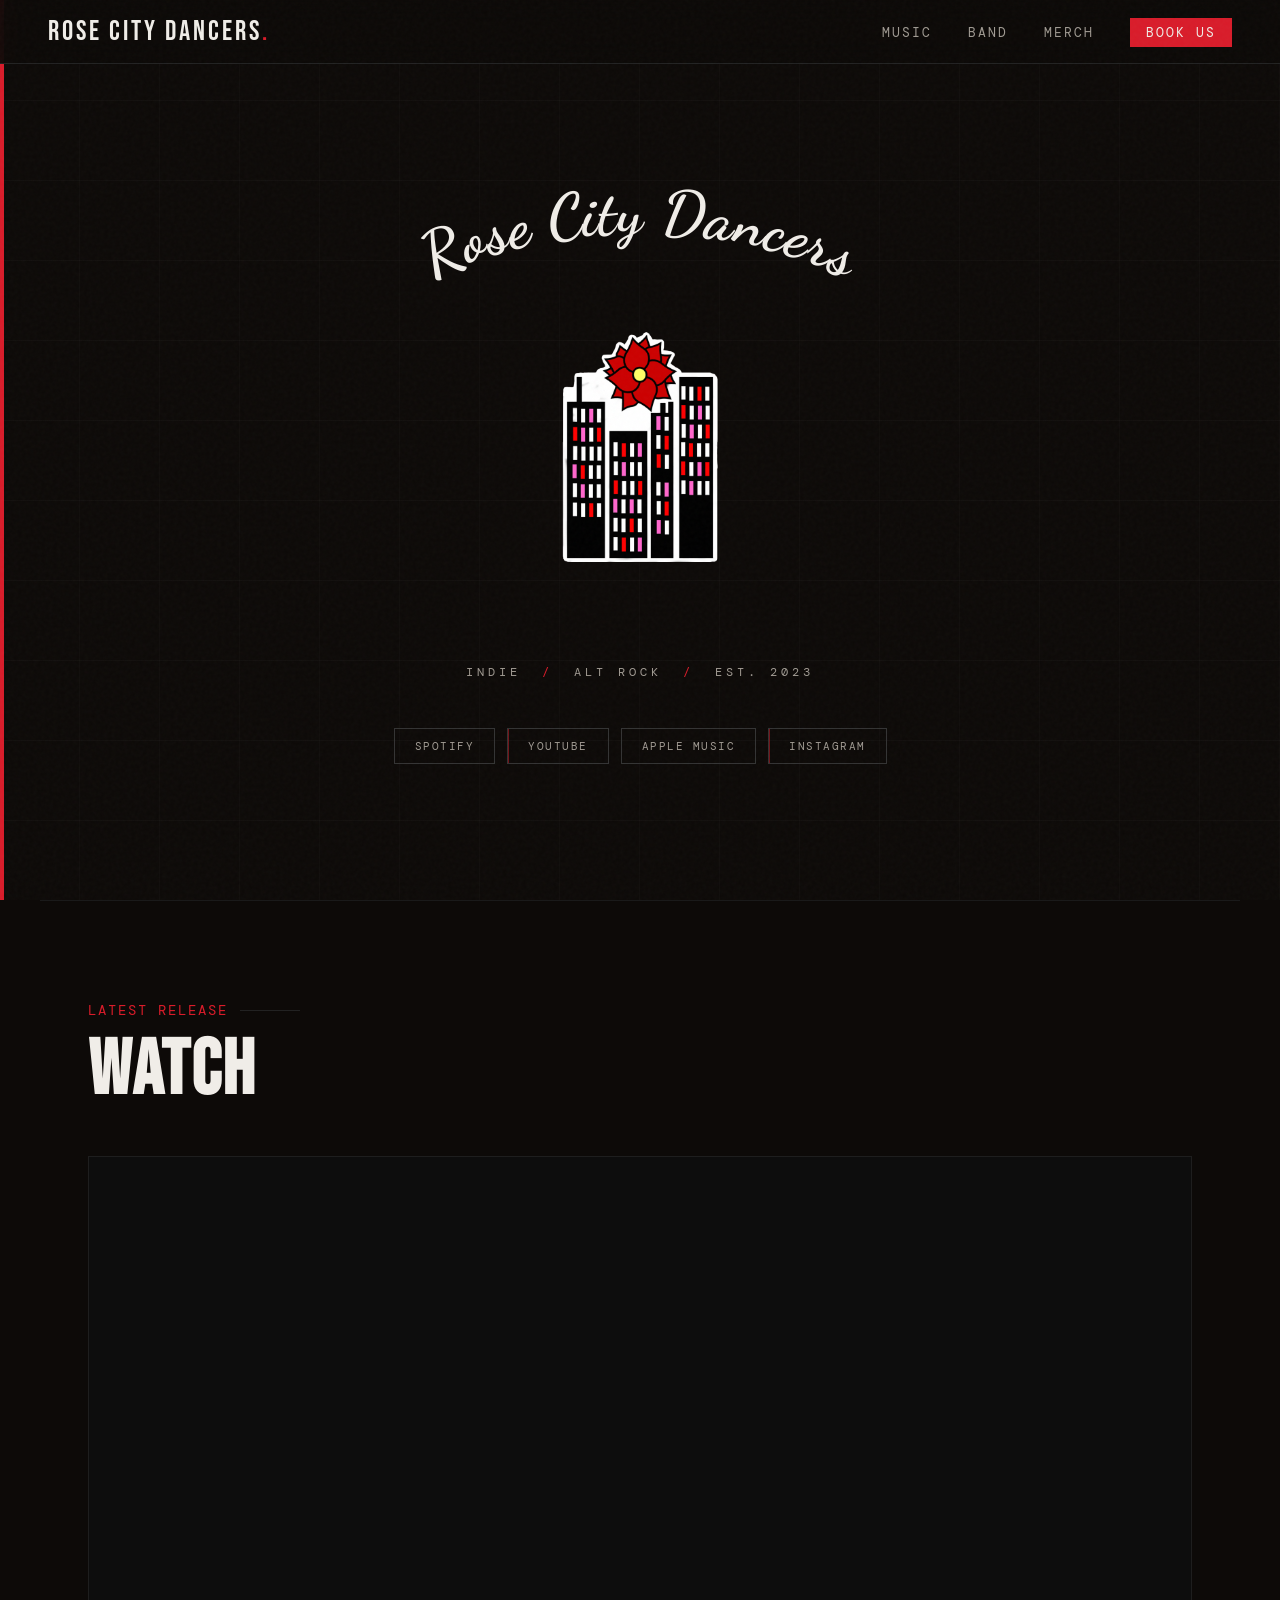
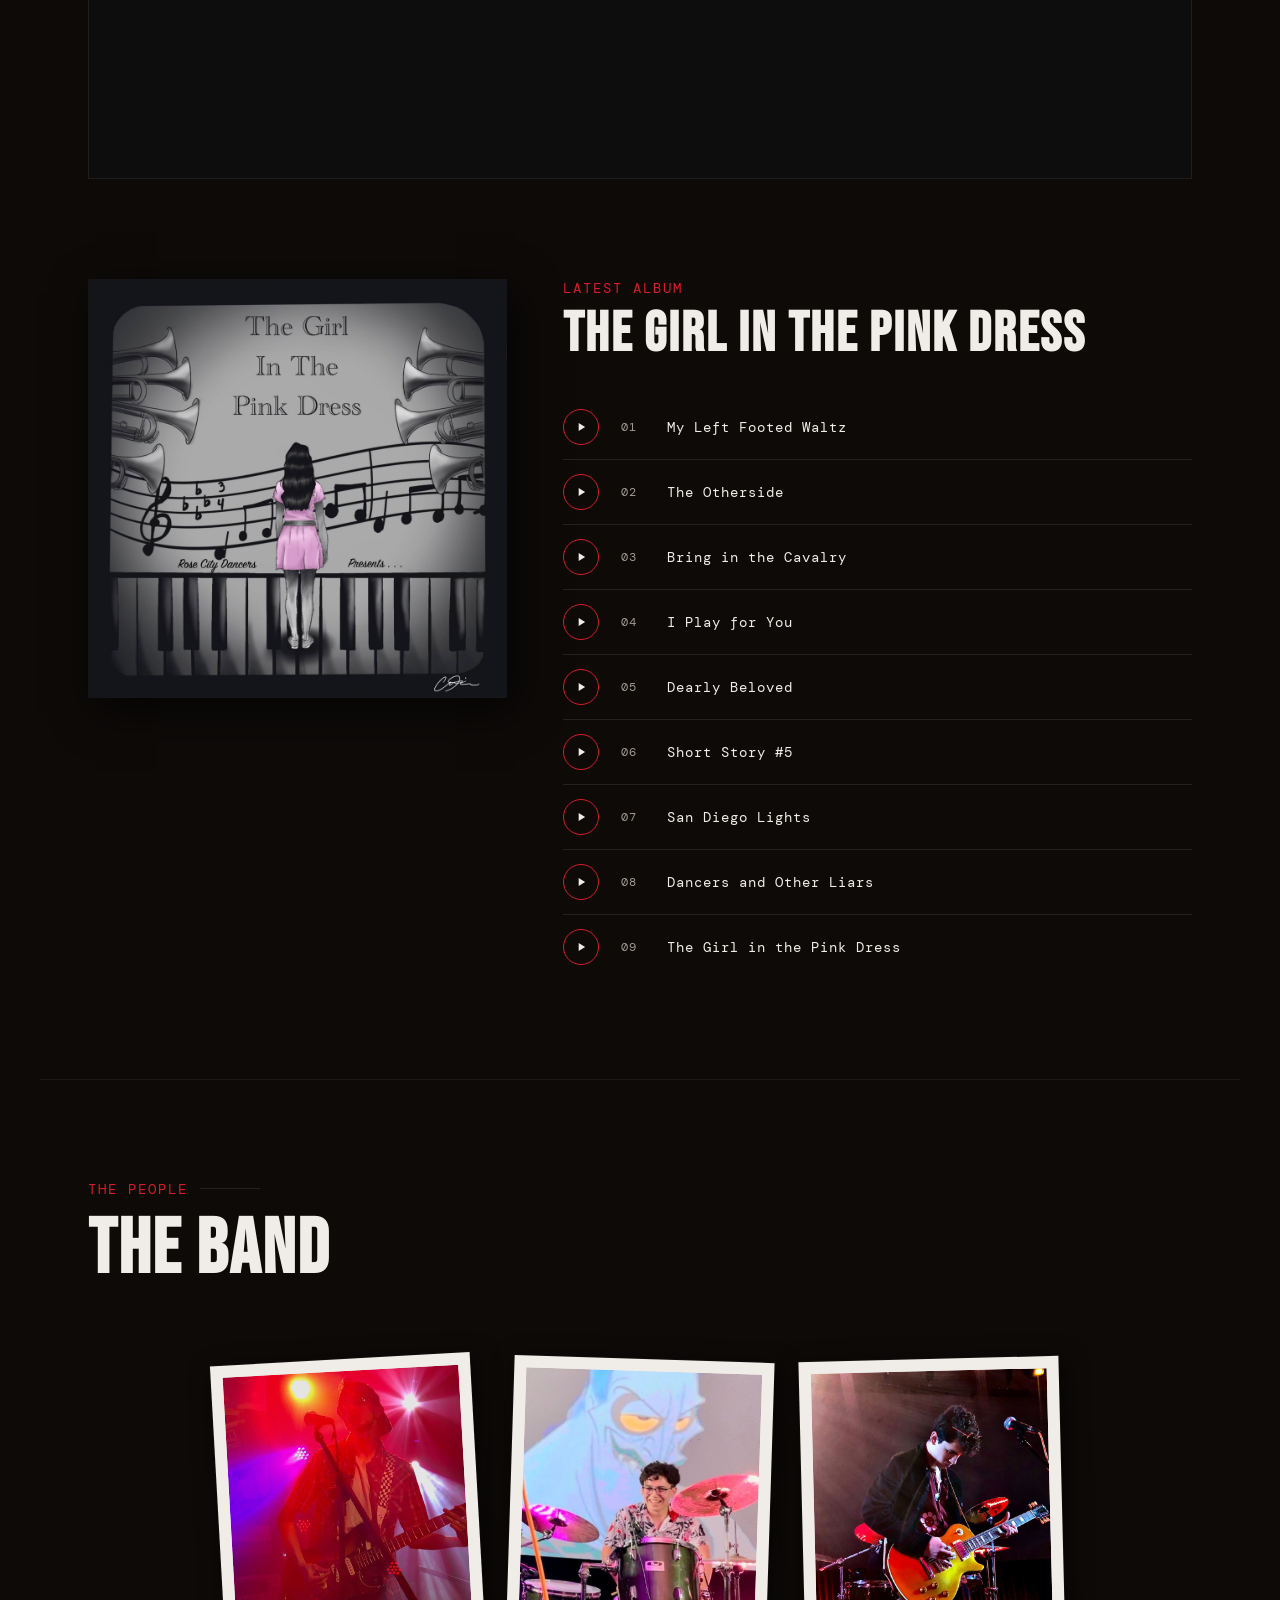
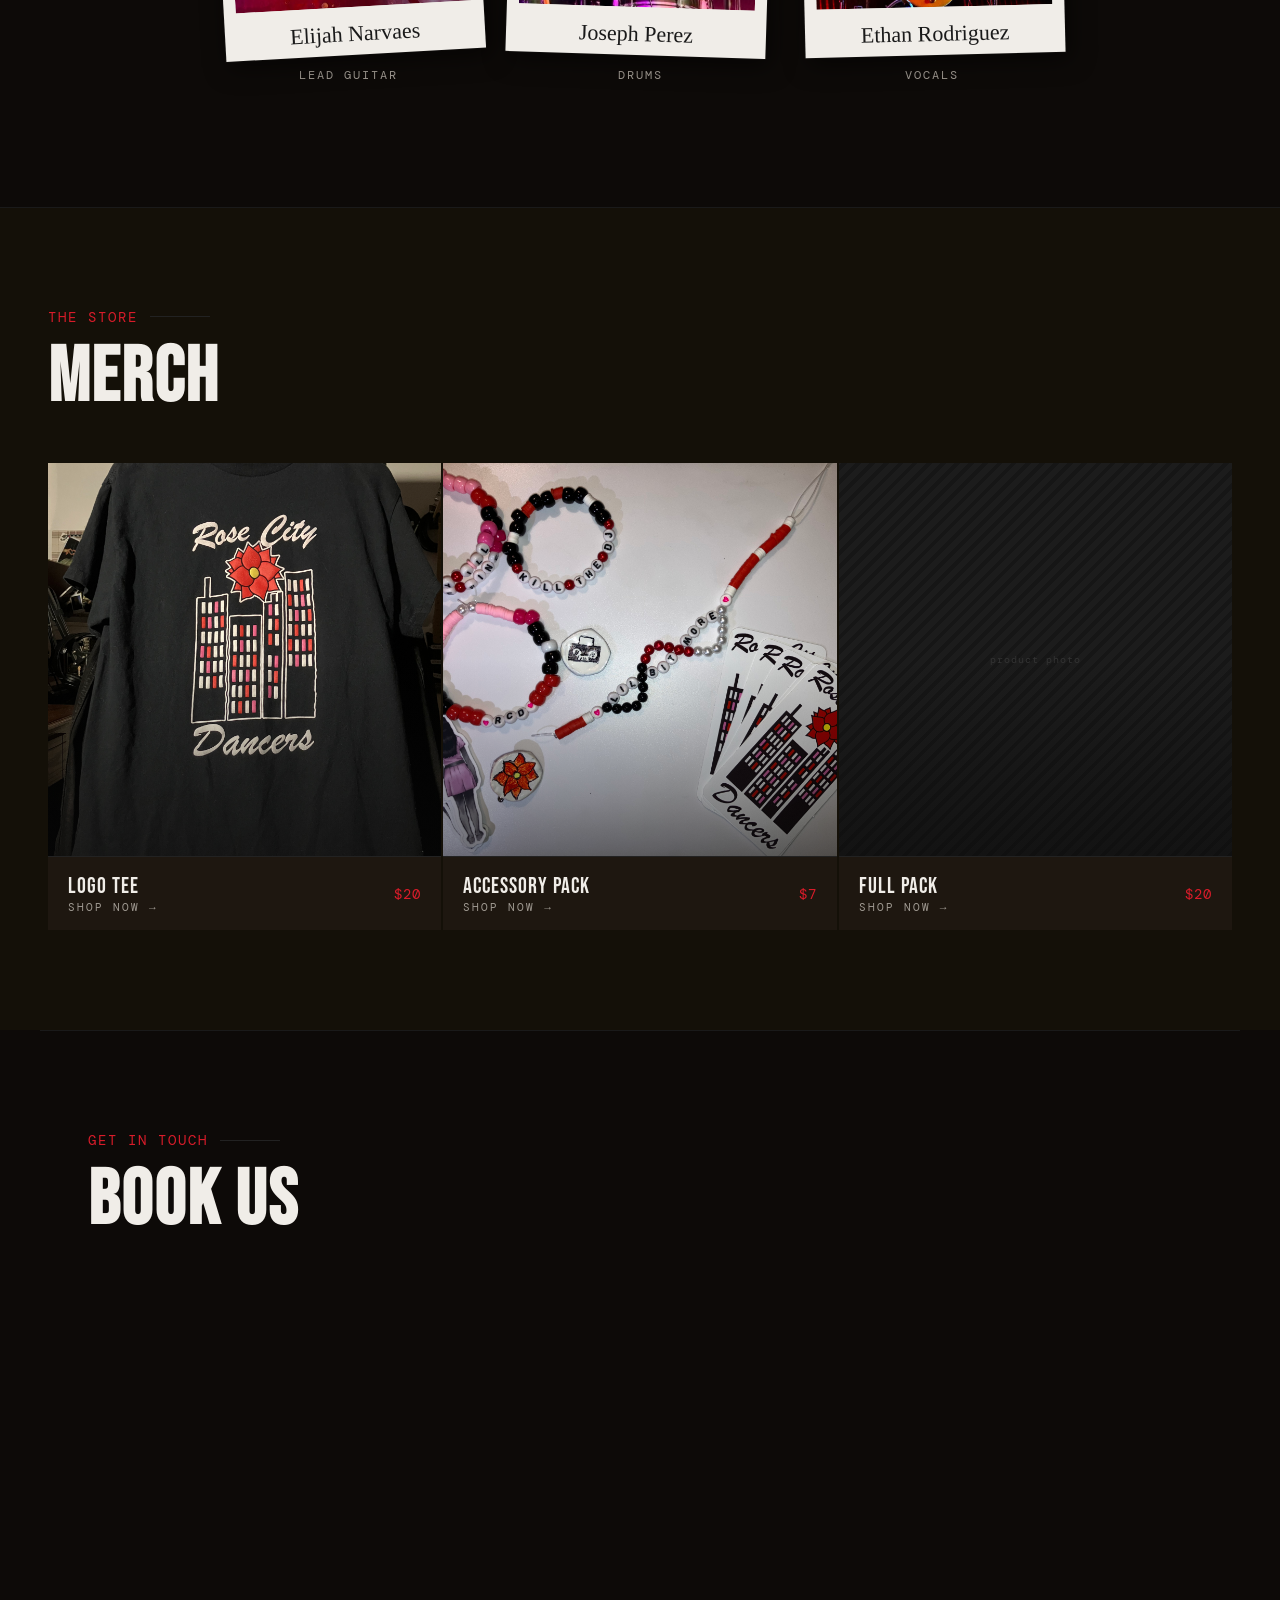
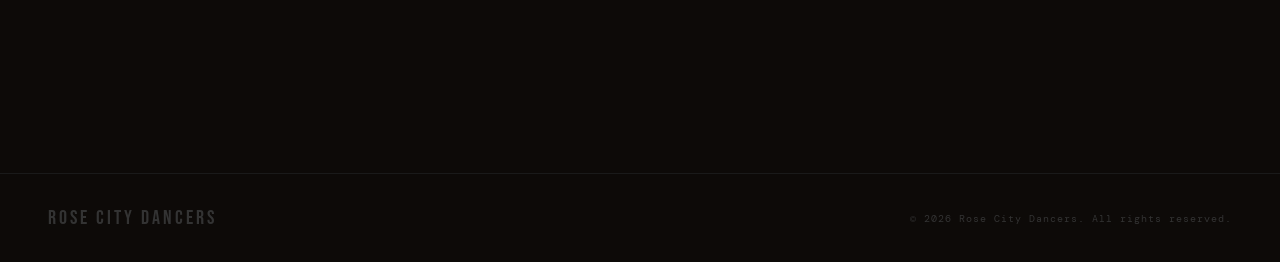
<file: index.html>
<!DOCTYPE html>
<html lang="en">
<head>
  <meta charset="UTF-8">
  <meta name="viewport" content="width=device-width, initial-scale=1.0">
  <link rel="icon" href="images/RCDIcon.png" type="image/x-icon">
  <title>Rose City Dancers</title>

  <!-- Google Fonts: display (Bebas Neue), body (DM Mono + alternates), handwritten (Permanent Marker) -->
  <link href="https://fonts.googleapis.com/css2?family=Bebas+Neue&family=Space+Mono:ital,wght@0,400;0,700;1,400&family=Permanent+Marker&family=Barlow+Condensed:wght@400;500;600&family=DM+Mono:ital,wght@0,400;0,500;1,400&family=Rajdhani:wght@400;500;600&family=Dancing+Script:wght@500;600;700&display=swap" rel="stylesheet">

  <!-- Stylesheets — load order matters:
       1. base (tokens/reset)  2. layout (nav/footer/section chrome)  3. per-section components -->
  <link rel="stylesheet" href="css/base.css">
  <link rel="stylesheet" href="css/layout.css">
  <link rel="stylesheet" href="css/hero.css">
  <link rel="stylesheet" href="css/video.css">
  <link rel="stylesheet" href="css/album.css">
  <link rel="stylesheet" href="css/band.css">
  <link rel="stylesheet" href="css/merch.css">
  <link rel="stylesheet" href="css/contact.css">
</head>
<body>

<!-- ========== NAV ========== -->
<nav>
  <a href="#hero" class="nav-logo">Rose City Dancers<span>.</span></a>
  <ul class="nav-links">
    <li><a href="#music">Music</a></li>
    <li><a href="#band">Band</a></li>
    <!-- Now points at the dedicated merch page (merch.html) instead of
         the in-page #merch preview. The preview section below stays as
         a teaser; clicking any of its cards opens the full store. -->
    <li><a href="merch.html">Merch</a></li>
    <li><a href="#contact" class="nav-book">Book Us</a></li>
  </ul>
</nav>

<!-- ========== HERO ========== -->
<div id="hero">
  <div class="hero-bg-lines"></div>
  <div class="hero-red-bar"></div>

  <h1 class="hero-name reveal">
    <svg class="hero-arc" viewBox="0 0 560 160" xmlns="http://www.w3.org/2000/svg" role="img" aria-label="Rose City Dancers">
      <!-- Invisible arc path — the text below rides along it.
           Tweak the "A rx ry ..." values to make the curve flatter or steeper. -->
      <path id="rcd-arc" d="M 40 150 A 260 120 0 0 1 520 150" fill="none"/>
      <text>
        <textPath href="#rcd-arc" startOffset="50%" text-anchor="middle">Rose City Dancers</textPath>
      </text>
    </svg>
  </h1>
  <div class="hero-logo reveal reveal-delay-1">
    <img src="images/RCDIcon.png" alt="Rose City Dancers logo">
  </div>

  <p class="hero-tagline reveal reveal-delay-1">
    Indie <span>/</span> Alt Rock <span>/</span> Est. 2023
  </p>

  <div class="stream-links reveal reveal-delay-2">
    <a href="https://open.spotify.com/artist/74Z57vm3vMVVYyITZFJQhb?si=NCsiMIz-SrKGI6j_JZKqqw" class="stream-btn" aria-label="Spotify">
      <span>Spotify</span>
    </a>
    <a href="https://www.youtube.com/@OfficialRoseCityDancers" class="stream-btn" aria-label="YouTube">
      <span>YouTube</span>
    </a>
    <a href="https://music.apple.com/us/artist/rose-city-dancers/1772166492" class="stream-btn" aria-label="Apple Music">
      <span>Apple Music</span>
    </a>
    <a href="https://www.instagram.com/rose_city_dancers/" class="stream-btn" aria-label="Instagram">
      <span>Instagram</span>
    </a>
  </div>

</div>

<!-- ========== MUSIC (video + album) ========== -->
<section id="music">
  <div class="section-label reveal">Latest Release</div>
  <h2 class="section-title reveal reveal-delay-1">Watch</h2>
  <div class="video-wrapper reveal reveal-delay-2">
    <iframe src="https://www.youtube.com/embed/7__TJH6rnuY?si=2mu6g-czgA9AFdge" title="YouTube video player" frameborder="0" allow="accelerometer; autoplay; clipboard-write; encrypted-media; gyroscope; picture-in-picture; web-share" referrerpolicy="strict-origin-when-cross-origin" allowfullscreen></iframe>
  </div>

  <!-- Latest Album — playback logic is in js/album.js.
       Drop MP3s into the audio-mp3/ folder and update data-src paths. -->
  <div class="album reveal">
    <div class="album-layout">
      <div class="album-cover">
        <img src="images/The_Girl_in_the_Pink_Dress_Cover.png" alt="Album cover art">
      </div>
      <div class="album-info">
        <span class="album-eyebrow">Latest Album</span>
        <h3 class="album-title">The Girl in the Pink Dress</h3>
        <ol class="track-list">
          <!--
            Per-track attributes:
              data-src       path to the audio file (required)
              data-start     seconds into the track where the preview begins (default 0)
              data-duration  preview length in seconds (defaults to PREVIEW_DURATION in js/album.js)
            Example of a preview that starts at 0:42 and runs 20s:
              <li class="track" data-src="audio-mp3/track-03.mp3" data-start="42" data-duration="20">
          -->
          <li class="track" data-src="audio-mp3/MY%20LEFT%20FOOTED%20WALTZ.mp3" data-start="0">
            <button class="track-play" type="button" aria-label="Play preview of My Left Footed Waltz">
              <svg viewBox="0 0 24 24" aria-hidden="true">
                <polygon class="icon-play" points="8,5 19,12 8,19"/>
                <rect class="icon-stop" x="6" y="6" width="12" height="12"/>
              </svg>
            </button>
            <span class="track-number">01</span>
            <span class="track-title">My Left Footed Waltz</span>
          </li>
          <li class="track" data-src="audio-mp3/THE%20OTHERSIDE.mp3" data-start="134">
            <button class="track-play" type="button" aria-label="Play preview of The Otherside">
              <svg viewBox="0 0 24 24" aria-hidden="true">
                <polygon class="icon-play" points="8,5 19,12 8,19"/>
                <rect class="icon-stop" x="6" y="6" width="12" height="12"/>
              </svg>
            </button>
            <span class="track-number">02</span>
            <span class="track-title">The Otherside</span>
          </li>
          <li class="track" data-src="audio-mp3/BRING%20IN%20THE%20CAVALRY.mp3" data-start="180" data-duration="27">
            <button class="track-play" type="button" aria-label="Play preview of Bring in the Cavalry">
              <svg viewBox="0 0 24 24" aria-hidden="true">
                <polygon class="icon-play" points="8,5 19,12 8,19"/>
                <rect class="icon-stop" x="6" y="6" width="12" height="12"/>
              </svg>
            </button>
            <span class="track-number">03</span>
            <span class="track-title">Bring in the Cavalry</span>
          </li>
          <li class="track" data-src="audio-mp3/I%20PLAY%20FOR%20YOU.mp3" data-start="0" data-duration="30">
            <button class="track-play" type="button" aria-label="Play preview of I Play for You">
              <svg viewBox="0 0 24 24" aria-hidden="true">
                <polygon class="icon-play" points="8,5 19,12 8,19"/>
                <rect class="icon-stop" x="6" y="6" width="12" height="12"/>
              </svg>
            </button>
            <span class="track-number">04</span>
            <span class="track-title">I Play for You</span>
          </li>
          <li class="track" data-src="audio-mp3/Dearly%20Beloved.mp3" data-start="0">
            <button class="track-play" type="button" aria-label="Play preview of Dearly Beloved">
              <svg viewBox="0 0 24 24" aria-hidden="true">
                <polygon class="icon-play" points="8,5 19,12 8,19"/>
                <rect class="icon-stop" x="6" y="6" width="12" height="12"/>
              </svg>
            </button>
            <span class="track-number">05</span>
            <span class="track-title">Dearly Beloved</span>
          </li>
          <li class="track" data-src="audio-mp3/SHORT%20STORY%205.mp3" data-start="184", data-duration="40">
            <button class="track-play" type="button" aria-label="Play preview of Short Story 5">
              <svg viewBox="0 0 24 24" aria-hidden="true">
                <polygon class="icon-play" points="8,5 19,12 8,19"/>
                <rect class="icon-stop" x="6" y="6" width="12" height="12"/>
              </svg>
            </button>
            <span class="track-number">06</span>
            <span class="track-title">Short Story #5</span>
          </li>
          <li class="track" data-src="audio-mp3/SAN%20DIEGO%20LIGHTS.mp3" data-start="262" data-duration="26">
            <button class="track-play" type="button" aria-label="Play preview of San Diego Lights">
              <svg viewBox="0 0 24 24" aria-hidden="true">
                <polygon class="icon-play" points="8,5 19,12 8,19"/>
                <rect class="icon-stop" x="6" y="6" width="12" height="12"/>
              </svg>
            </button>
            <span class="track-number">07</span>
            <span class="track-title">San Diego Lights</span>
          </li>
          <li class="track" data-src="audio-mp3/DANCERS%20AND%20OTHER%20LIARS.mp3" data-start="54" data-duration="27">
            <button class="track-play" type="button" aria-label="Play preview of Dancers and Other Liars">
              <svg viewBox="0 0 24 24" aria-hidden="true">
                <polygon class="icon-play" points="8,5 19,12 8,19"/>
                <rect class="icon-stop" x="6" y="6" width="12" height="12"/>
              </svg>
            </button>
            <span class="track-number">08</span>
            <span class="track-title">Dancers and Other Liars</span>
          </li>
          <li class="track" data-src="audio-mp3/THE%20GIRL%20IN%20THE%20PINK%20DRESS.mp3" data-start="204" data-duration="50">
            <button class="track-play" type="button" aria-label="Play preview of The Girl in the Pink Dress">
              <svg viewBox="0 0 24 24" aria-hidden="true">
                <polygon class="icon-play" points="8,5 19,12 8,19"/>
                <rect class="icon-stop" x="6" y="6" width="12" height="12"/>
              </svg>
            </button>
            <span class="track-number">09</span>
            <span class="track-title">The Girl in the Pink Dress</span>
          </li>
        </ol>
      </div>
    </div>
  </div>
</section>

<!-- ========== BAND ========== -->
<section id="band">
  <div class="section-label reveal">The People</div>
  <h2 class="section-title reveal reveal-delay-1">The Band</h2>
  <div class="polaroid-grid">

    <!-- Polaroids are non-interactive for now. When per-member bio pages exist
         (e.g. elijah-bio.html, joseph-bio.html, ethan-bio.html), swap each
         <div class="polaroid"> back to <a class="polaroid" href="..."> and
         the existing CSS will work unchanged. -->
    <div class="polaroid-wrap reveal reveal-delay-1">
      <div class="polaroid">
        <div class="polaroid-photo">
          <img src="images/Elijah.jpeg" alt="Elijah">
        </div>
        <span class="polaroid-name">Elijah Narvaes</span>
      </div>
      <span class="polaroid-instrument">Lead Guitar</span>
    </div>

    <div class="polaroid-wrap reveal reveal-delay-2">
      <div class="polaroid">
        <div class="polaroid-photo">
          <img src="images/Joseph.jpeg" alt="Joseph">
        </div>
        <span class="polaroid-name">Joseph Perez</span>
      </div>
      <span class="polaroid-instrument">Drums</span>
    </div>

    <div class="polaroid-wrap reveal reveal-delay-3">
      <div class="polaroid">
        <div class="polaroid-photo">
          <img src="images/Ethan.jpeg" alt="Ethan">
        </div>
        <span class="polaroid-name">Ethan Rodriguez</span>
      </div>
      <span class="polaroid-instrument">Vocals</span>
    </div>

  </div>
</section>

<!-- ========== MERCH ========== -->
<div id="merch">
  <div class="merch-inner">
    <div class="section-label reveal">The Store</div>
    <h2 class="section-title reveal reveal-delay-1">Merch</h2>
    <div class="merch-grid">

      <a href="merch.html" class="merch-card reveal">
        <div class="merch-img">
          <img src="images/logoTee.jpeg" alt="Band Logo T-Shirt">
        </div>
        <div class="merch-info">
          <div>
            <div class="merch-name">Logo Tee</div>
            <div class="merch-cta">Shop Now &rarr;</div>
          </div>
          <div class="merch-price">$20</div>
        </div>
      </a>

      <a href="merch.html" class="merch-card reveal reveal-delay-1">
        <div class="merch-img">
          <img src="images/accessories.jpeg" alt="Accessory pack">
        </div>
        <div class="merch-info">
          <div>
            <div class="merch-name">Accessory Pack</div>
            <div class="merch-cta">Shop Now &rarr;</div>
          </div>
          <div class="merch-price">$7</div>
        </div>
      </a>

      <a href="merch.html" class="merch-card reveal reveal-delay-2">
        <div class="merch-img">
          <span class="merch-img-label">product photo</span>
        </div>
        <div class="merch-info">
          <div>
            <div class="merch-name">Full Pack</div>
            <div class="merch-cta">Shop Now &rarr;</div>
          </div>
          <div class="merch-price">$20</div>
        </div>
      </a>

    </div>
  </div>
</div>

<!-- ========== CONTACT ========== -->
<section id="contact">
  <div class="section-label reveal">Get in Touch</div>
  <h2 class="section-title reveal reveal-delay-1">Book Us</h2>
  <div class="contact-layout">
    <div>
      <p class="contact-blurb reveal reveal-delay-2">
        Looking to book us for a show, festival, or private event? Send us a message with the form and we'll get back to you within a few days.
      </p>
      <div class="contact-detail reveal reveal-delay-3">
        <div class="contact-detail-item">
          <span class="contact-detail-label">Contact</span>
          <span class="contact-detail-value">rosecitydancers.music@gmail.com</span>
        </div>
        <div class="contact-detail-item">
          <span class="contact-detail-label">Based In</span>
          <span class="contact-detail-value">San Antonio, TX</span>
        </div>
      </div>
    </div>

    <!-- Formspree handles delivery — submissions POST to their endpoint and
         get emailed to the inbox attached to the Formspree account.
         After submit, Formspree shows their own thank-you page; from there
         the visitor can navigate back. Swap to fetch()/AJAX later if you
         want to keep them on the page with an inline confirmation. -->
    <!-- id="contact-form" lets js/contact.js intercept the submit and
         POST via fetch() instead of letting the browser navigate away. -->
    <form id="contact-form" class="contact-form reveal reveal-delay-2" action="https://formspree.io/f/xkoyggkg" method="POST">
      <div class="form-row">
        <div class="form-group">
          <label class="form-label" for="contact-name">Name</label>
          <input class="form-input" id="contact-name" name="name" type="text" placeholder="Your name" required>
        </div>
        <div class="form-group">
          <label class="form-label" for="contact-email">Email</label>
          <!-- name="email" is the convention Formspree uses to set Reply-To,
               so when you hit "Reply" in your inbox it goes back to the sender. -->
          <input class="form-input" id="contact-email" name="email" type="email" placeholder="you@example.com" required>
        </div>
      </div>
      <div class="form-group">
        <label class="form-label" for="contact-subject">Subject</label>
        <!-- _subject is special in Formspree: its value becomes the email's
             subject line, so booking inquiries stand out in your inbox. -->
        <input class="form-input" id="contact-subject" name="_subject" type="text" placeholder="Booking inquiry">
      </div>
      <div class="form-group">
        <label class="form-label" for="contact-message">Message</label>
        <textarea class="form-input" id="contact-message" name="message" placeholder="Tell us about your event" required></textarea>
      </div>
      <button class="form-submit" type="submit">Send</button>
    </form>
  </div>
</section>

<!-- ========== FOOTER ========== -->
<footer>
  <span class="footer-name">Rose City Dancers</span>
  <span class="footer-copy">&copy; 2026 Rose City Dancers. All rights reserved.</span>
</footer>

<!-- Confirmation toast for the contact form — populated and toggled by
     js/contact.js. Lives outside #contact so it can sit fixed at the
     bottom of the viewport regardless of scroll position. -->
<div id="contact-toast" class="contact-toast" role="status" aria-live="polite"></div>

<!-- Scripts at the bottom so the DOM is parsed before they run -->
<script src="js/main.js"></script>
<script src="js/album.js"></script>
<script src="js/contact.js"></script>

</body>
</html>
</file>
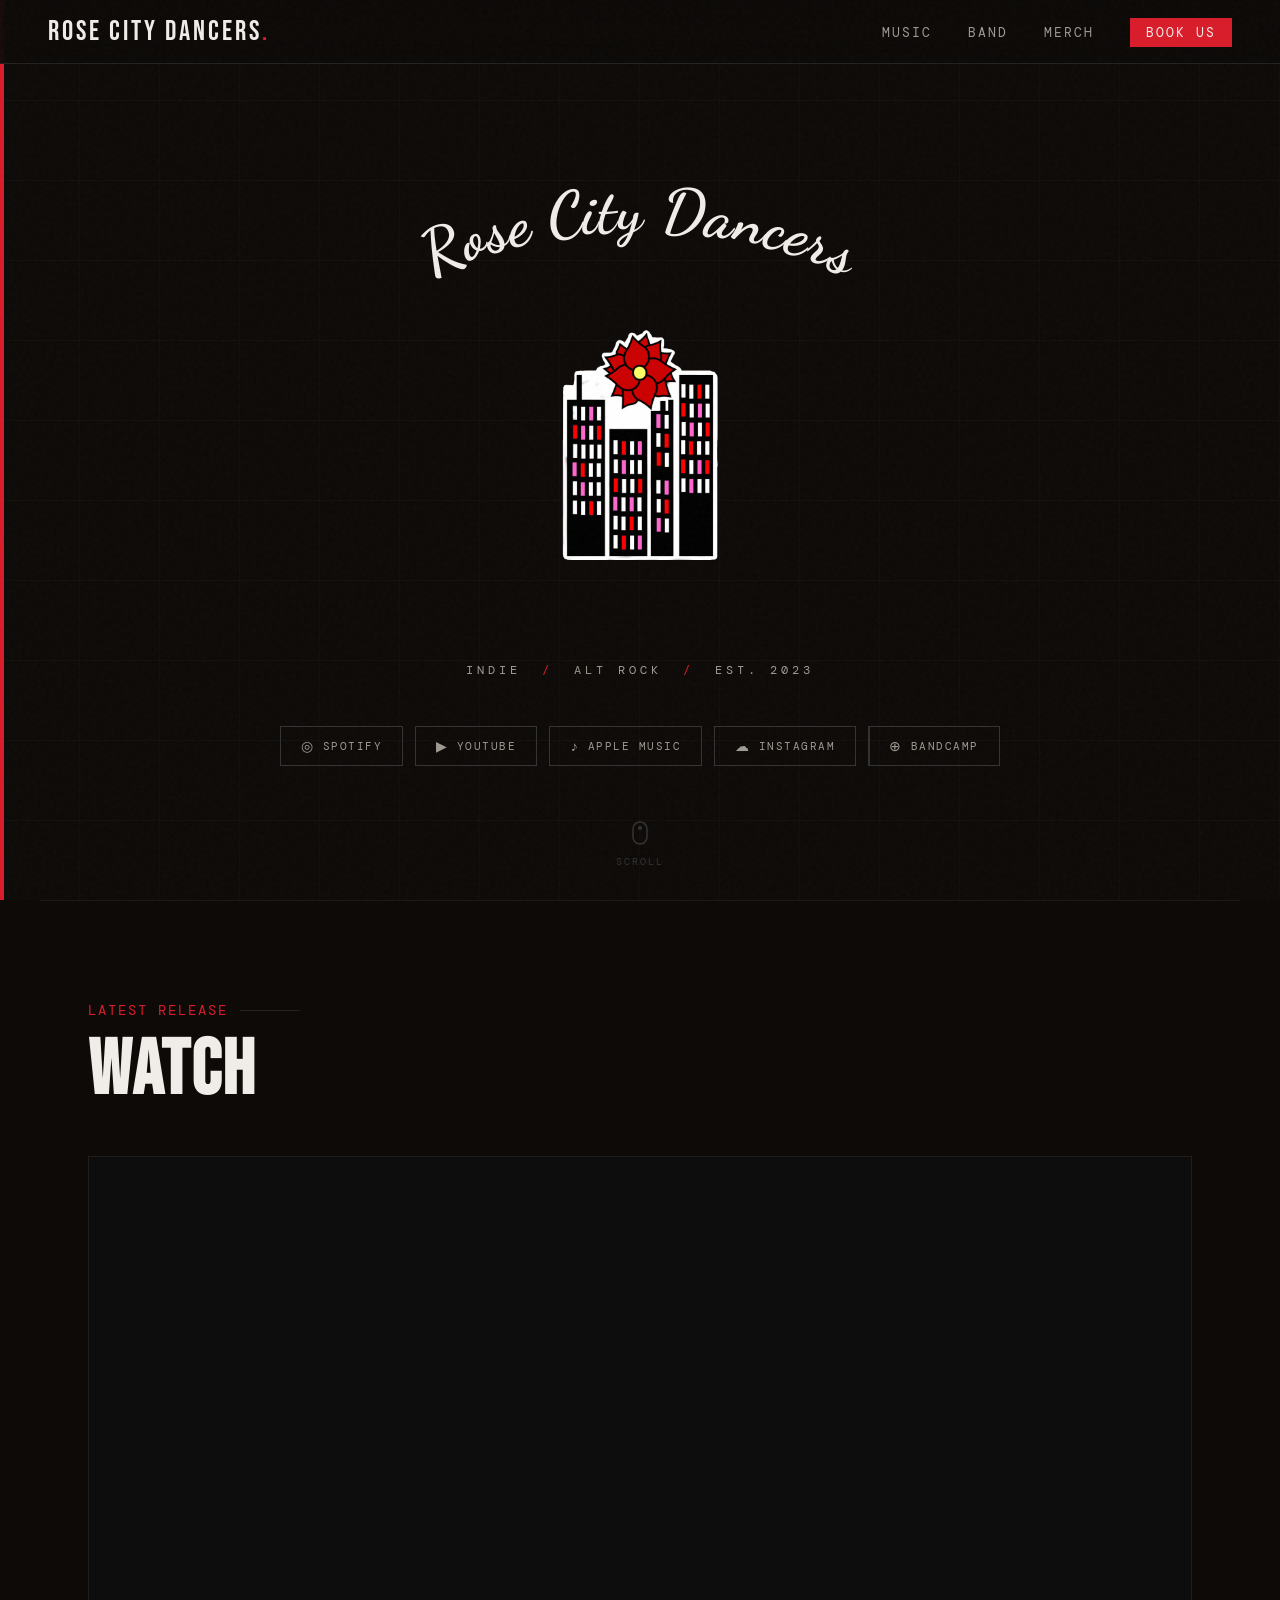
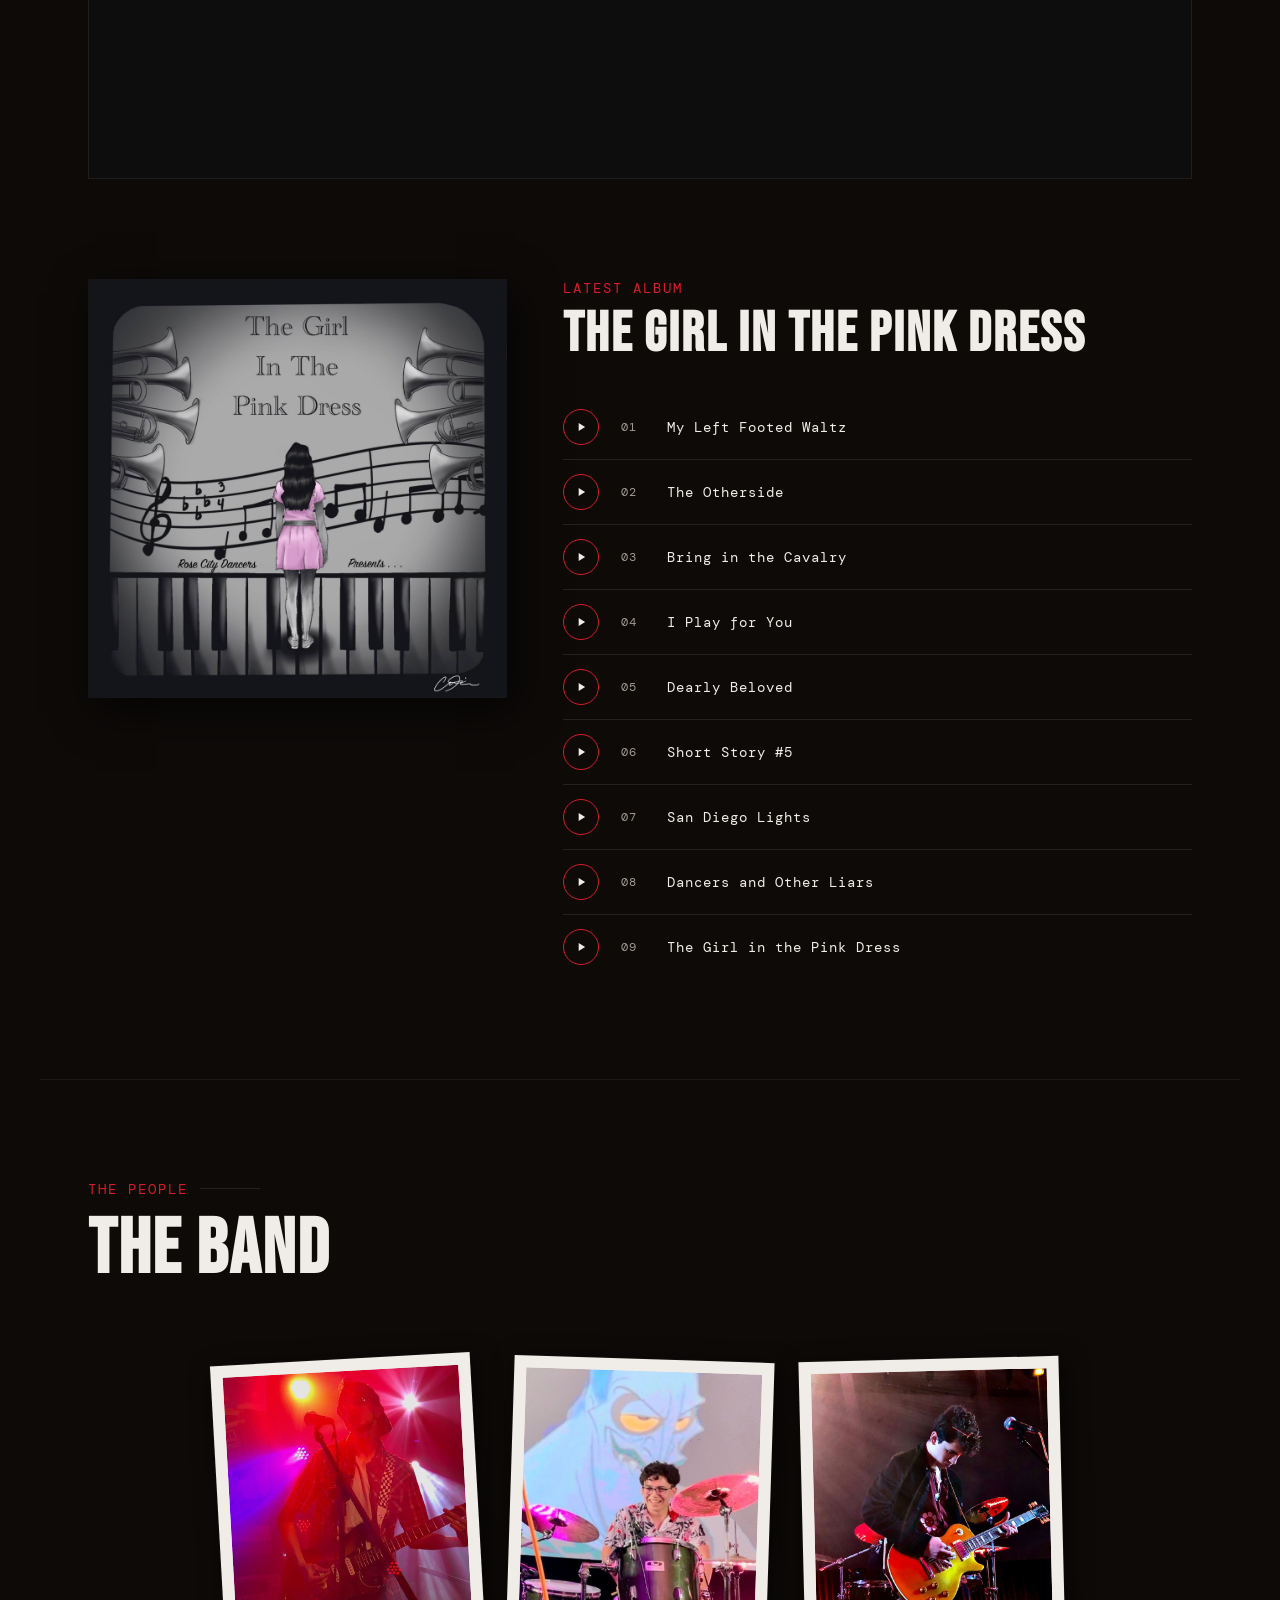
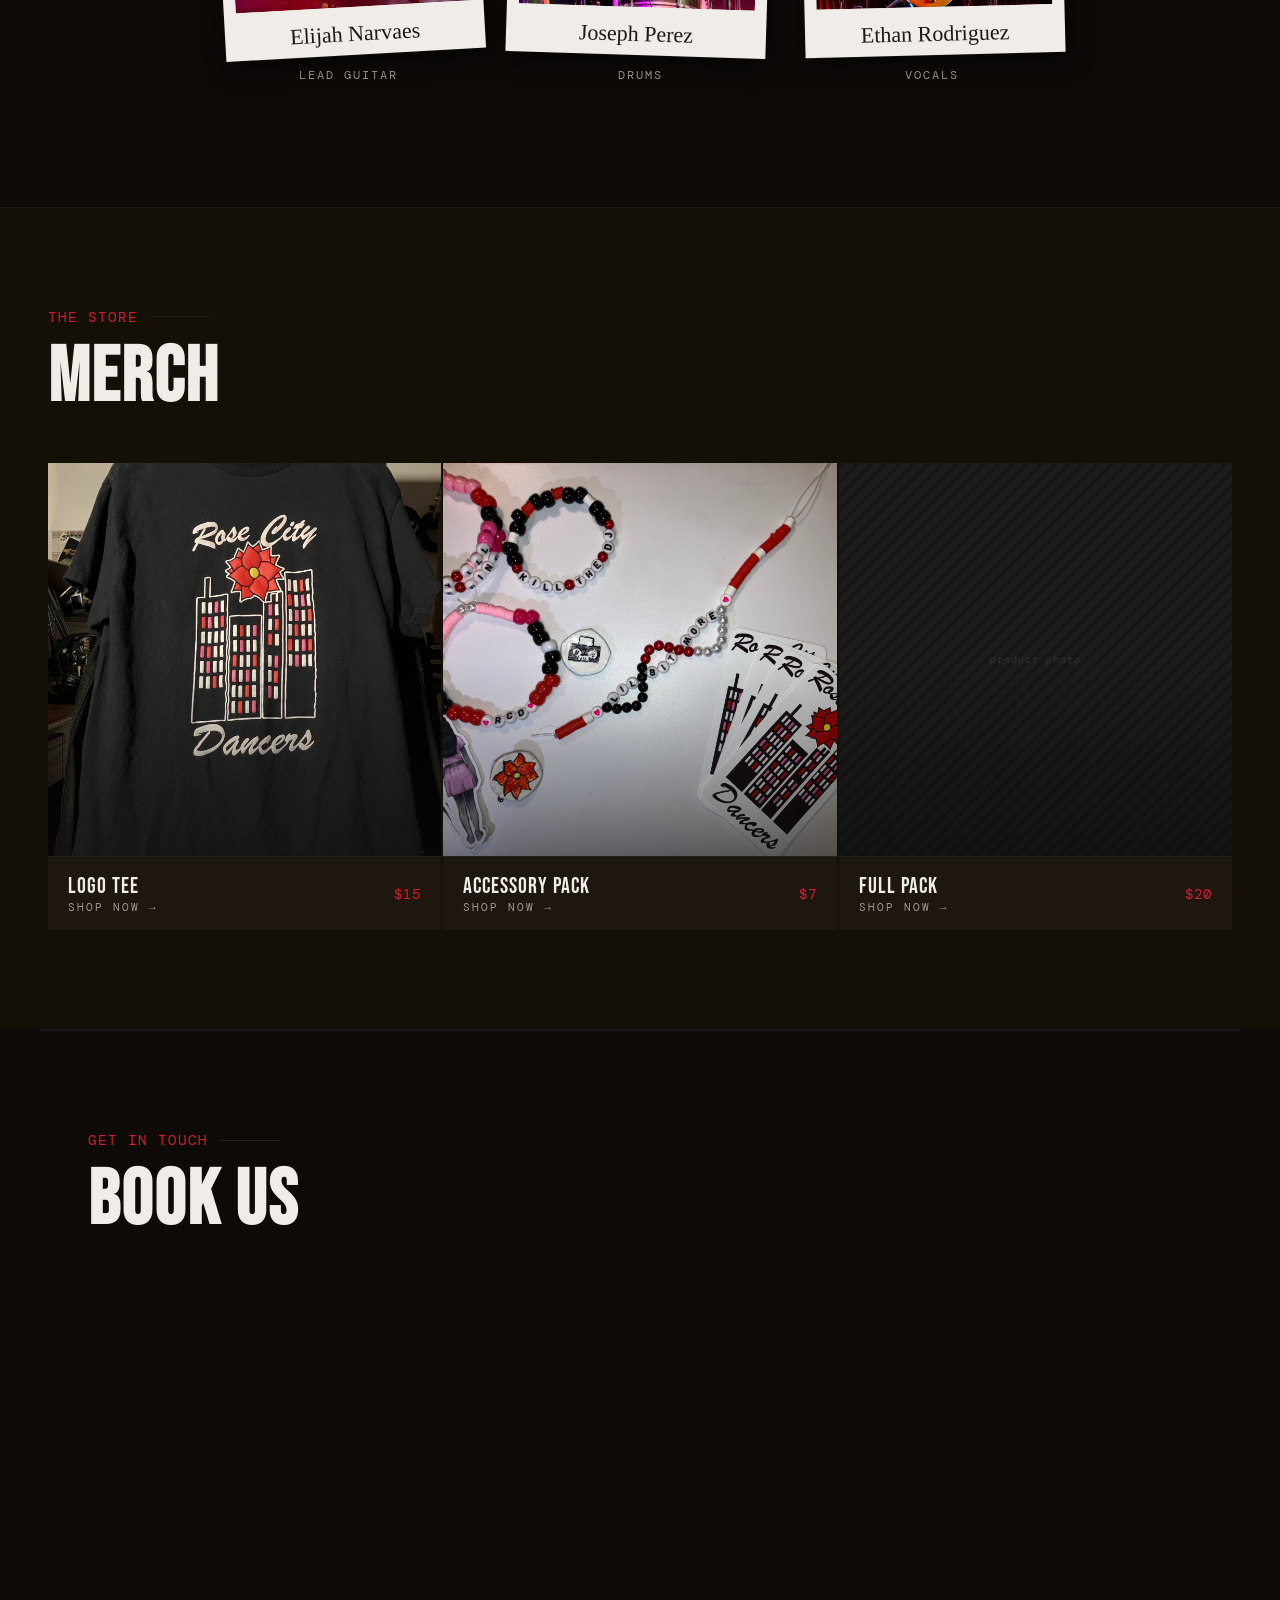
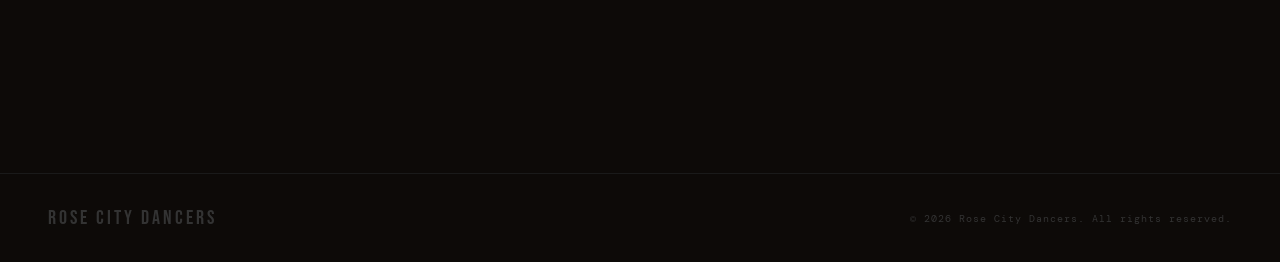
<file: Band Website.html>
<!DOCTYPE html>
<html lang="en">
<head>
  <meta charset="UTF-8">
  <meta name="viewport" content="width=device-width, initial-scale=1.0">
  <link rel="icon" href="Images/RCDIcon.png" type="image/x-icon">
  <title>Rose City Dancers</title>

  <!-- Google Fonts: display (Bebas Neue), body (DM Mono + alternates), handwritten (Permanent Marker) -->
  <link href="https://fonts.googleapis.com/css2?family=Bebas+Neue&family=Space+Mono:ital,wght@0,400;0,700;1,400&family=Permanent+Marker&family=Barlow+Condensed:wght@400;500;600&family=DM+Mono:ital,wght@0,400;0,500;1,400&family=Rajdhani:wght@400;500;600&family=Dancing+Script:wght@500;600;700&display=swap" rel="stylesheet">

  <!-- Stylesheets — load order matters:
       1. base (tokens/reset)  2. layout (nav/footer/section chrome)  3. per-section components -->
  <link rel="stylesheet" href="css/base.css">
  <link rel="stylesheet" href="css/layout.css">
  <link rel="stylesheet" href="css/hero.css">
  <link rel="stylesheet" href="css/video.css">
  <link rel="stylesheet" href="css/album.css">
  <link rel="stylesheet" href="css/band.css">
  <link rel="stylesheet" href="css/merch.css">
  <link rel="stylesheet" href="css/contact.css">
</head>
<body>

<!-- ========== NAV ========== -->
<nav>
  <a href="#hero" class="nav-logo">Rose City Dancers<span>.</span></a>
  <ul class="nav-links">
    <li><a href="#music">Music</a></li>
    <li><a href="#band">Band</a></li>
    <li><a href="#merch">Merch</a></li>
    <li><a href="#contact" class="nav-book">Book Us</a></li>
  </ul>
</nav>

<!-- ========== HERO ========== -->
<div id="hero">
  <div class="hero-bg-lines"></div>
  <div class="hero-red-bar"></div>

  <h1 class="hero-name reveal">
    <svg class="hero-arc" viewBox="0 0 560 160" xmlns="http://www.w3.org/2000/svg" role="img" aria-label="Rose City Dancers">
      <!-- Invisible arc path — the text below rides along it.
           Tweak the "A rx ry ..." values to make the curve flatter or steeper. -->
      <path id="rcd-arc" d="M 40 150 A 260 120 0 0 1 520 150" fill="none"/>
      <text>
        <textPath href="#rcd-arc" startOffset="50%" text-anchor="middle">Rose City Dancers</textPath>
      </text>
    </svg>
  </h1>
  <div class="hero-logo reveal reveal-delay-1">
    <img src="images/RCDIcon.png" alt="Rose City Dancers logo">
  </div>

  <p class="hero-tagline reveal reveal-delay-1">
    Indie <span>/</span> Alt Rock <span>/</span> Est. 2023
  </p>

  <div class="stream-links reveal reveal-delay-2">
    <a href="https://open.spotify.com/artist/74Z57vm3vMVVYyITZFJQhb?si=NCsiMIz-SrKGI6j_JZKqqw" class="stream-btn" aria-label="Spotify">
      <span class="stream-icon">&#9678;</span><span>Spotify</span>
    </a>
    <a href="https://www.youtube.com/@OfficialRoseCityDancers" class="stream-btn" aria-label="YouTube">
      <span class="stream-icon">&#9654;</span><span>YouTube</span>
    </a>
    <a href="https://music.apple.com/us/artist/rose-city-dancers/1772166492" class="stream-btn" aria-label="Apple Music">
      <span class="stream-icon">&#9834;</span><span>Apple Music</span>
    </a>
    <a href="#" class="stream-btn" aria-label="Instagram">
      <span class="stream-icon">&#9729;</span><span>Instagram</span>
    </a>
    <a href="#" class="stream-btn" aria-label="Bandcamp">
      <span class="stream-icon">&#8853;</span><span>Bandcamp</span>
    </a>
  </div>

  <div class="hero-scroll-hint">
    <svg width="16" height="32" viewBox="0 0 16 24" fill="none" aria-hidden="true">
      <rect x="1" y="1" width="14" height="22" rx="7" stroke="#333" stroke-width="1.5"></rect>
      <circle cx="8" cy="7" r="2" fill="#333"></circle>
    </svg>
    <span>scroll</span>
  </div>
</div>

<!-- ========== MUSIC (video + album) ========== -->
<section id="music">
  <div class="section-label reveal">Latest Release</div>
  <h2 class="section-title reveal reveal-delay-1">Watch</h2>
  <div class="video-wrapper reveal reveal-delay-2">
    <iframe src="https://www.youtube.com/embed/7__TJH6rnuY?si=2mu6g-czgA9AFdge" title="YouTube video player" frameborder="0" allow="accelerometer; autoplay; clipboard-write; encrypted-media; gyroscope; picture-in-picture; web-share" referrerpolicy="strict-origin-when-cross-origin" allowfullscreen></iframe>
  </div>

  <!-- Latest Album — playback logic is in js/album.js.
       Drop MP3s into the audio-mp3/ folder and update data-src paths. -->
  <div class="album reveal">
    <div class="album-layout">
      <div class="album-cover">
        <img src="images/The_Girl_in_the_Pink_Dress_Cover.png" alt="Album cover art">
      </div>
      <div class="album-info">
        <span class="album-eyebrow">Latest Album</span>
        <h3 class="album-title">The Girl in the Pink Dress</h3>
        <ol class="track-list">
          <!--
            Per-track attributes:
              data-src       path to the audio file (required)
              data-start     seconds into the track where the preview begins (default 0)
              data-duration  preview length in seconds (defaults to PREVIEW_DURATION in js/album.js)
            Example of a preview that starts at 0:42 and runs 20s:
              <li class="track" data-src="audio-mp3/track-03.mp3" data-start="42" data-duration="20">
          -->
          <li class="track" data-src="audio-mp3/MY%20LEFT%20FOOTED%20WALTZ.mp3" data-start="0">
            <button class="track-play" type="button" aria-label="Play preview of My Left Footed Waltz">
              <svg viewBox="0 0 24 24" aria-hidden="true">
                <polygon class="icon-play" points="8,5 19,12 8,19"/>
                <rect class="icon-stop" x="6" y="6" width="12" height="12"/>
              </svg>
            </button>
            <span class="track-number">01</span>
            <span class="track-title">My Left Footed Waltz</span>
          </li>
          <li class="track" data-src="audio-mp3/THE%20OTHERSIDE.mp3" data-start="134">
            <button class="track-play" type="button" aria-label="Play preview of The Otherside">
              <svg viewBox="0 0 24 24" aria-hidden="true">
                <polygon class="icon-play" points="8,5 19,12 8,19"/>
                <rect class="icon-stop" x="6" y="6" width="12" height="12"/>
              </svg>
            </button>
            <span class="track-number">02</span>
            <span class="track-title">The Otherside</span>
          </li>
          <li class="track" data-src="audio-mp3/BRING%20IN%20THE%20CAVALRY.mp3" data-start="180" data-duration="27">
            <button class="track-play" type="button" aria-label="Play preview of Bring in the Cavalry">
              <svg viewBox="0 0 24 24" aria-hidden="true">
                <polygon class="icon-play" points="8,5 19,12 8,19"/>
                <rect class="icon-stop" x="6" y="6" width="12" height="12"/>
              </svg>
            </button>
            <span class="track-number">03</span>
            <span class="track-title">Bring in the Cavalry</span>
          </li>
          <li class="track" data-src="audio-mp3/I%20PLAY%20FOR%20YOU.mp3" data-start="0" data-duration="30">
            <button class="track-play" type="button" aria-label="Play preview of I Play for You">
              <svg viewBox="0 0 24 24" aria-hidden="true">
                <polygon class="icon-play" points="8,5 19,12 8,19"/>
                <rect class="icon-stop" x="6" y="6" width="12" height="12"/>
              </svg>
            </button>
            <span class="track-number">04</span>
            <span class="track-title">I Play for You</span>
          </li>
          <li class="track" data-src="audio-mp3/Dearly%20Beloved.mp3" data-start="0">
            <button class="track-play" type="button" aria-label="Play preview of Dearly Beloved">
              <svg viewBox="0 0 24 24" aria-hidden="true">
                <polygon class="icon-play" points="8,5 19,12 8,19"/>
                <rect class="icon-stop" x="6" y="6" width="12" height="12"/>
              </svg>
            </button>
            <span class="track-number">05</span>
            <span class="track-title">Dearly Beloved</span>
          </li>
          <li class="track" data-src="audio-mp3/SHORT%20STORY%205.mp3" data-start="184", data-duration="40">
            <button class="track-play" type="button" aria-label="Play preview of Short Story 5">
              <svg viewBox="0 0 24 24" aria-hidden="true">
                <polygon class="icon-play" points="8,5 19,12 8,19"/>
                <rect class="icon-stop" x="6" y="6" width="12" height="12"/>
              </svg>
            </button>
            <span class="track-number">06</span>
            <span class="track-title">Short Story #5</span>
          </li>
          <li class="track" data-src="audio-mp3/SAN%20DIEGO%20LIGHTS.mp3" data-start="262" data-duration="26">
            <button class="track-play" type="button" aria-label="Play preview of San Diego Lights">
              <svg viewBox="0 0 24 24" aria-hidden="true">
                <polygon class="icon-play" points="8,5 19,12 8,19"/>
                <rect class="icon-stop" x="6" y="6" width="12" height="12"/>
              </svg>
            </button>
            <span class="track-number">07</span>
            <span class="track-title">San Diego Lights</span>
          </li>
          <li class="track" data-src="audio-mp3/DANCERS%20AND%20OTHER%20LIARS.mp3" data-start="54" data-duration="27">
            <button class="track-play" type="button" aria-label="Play preview of Dancers and Other Liars">
              <svg viewBox="0 0 24 24" aria-hidden="true">
                <polygon class="icon-play" points="8,5 19,12 8,19"/>
                <rect class="icon-stop" x="6" y="6" width="12" height="12"/>
              </svg>
            </button>
            <span class="track-number">08</span>
            <span class="track-title">Dancers and Other Liars</span>
          </li>
          <li class="track" data-src="audio-mp3/THE%20GIRL%20IN%20THE%20PINK%20DRESS.mp3" data-start="204" data-duration="50">
            <button class="track-play" type="button" aria-label="Play preview of The Girl in the Pink Dress">
              <svg viewBox="0 0 24 24" aria-hidden="true">
                <polygon class="icon-play" points="8,5 19,12 8,19"/>
                <rect class="icon-stop" x="6" y="6" width="12" height="12"/>
              </svg>
            </button>
            <span class="track-number">09</span>
            <span class="track-title">The Girl in the Pink Dress</span>
          </li>
        </ol>
      </div>
    </div>
  </div>
</section>

<!-- ========== BAND ========== -->
<section id="band">
  <div class="section-label reveal">The People</div>
  <h2 class="section-title reveal reveal-delay-1">The Band</h2>
  <div class="polaroid-grid">

    <div class="polaroid-wrap reveal reveal-delay-1">
      <a href="member-bio.html" class="polaroid">
        <div class="polaroid-photo">
          <img src="images/Elijah.jpeg" alt="Elijah">
        </div>
        <span class="polaroid-name">Elijah Narvaes</span>
      </a>
      <span class="polaroid-instrument">Lead Guitar</span>
    </div>

    <div class="polaroid-wrap reveal reveal-delay-2">
      <a href="member-bio.html" class="polaroid">
        <div class="polaroid-photo">
          <img src="images/Joseph.jpeg" alt="Joseph">
        </div>
        <span class="polaroid-name">Joseph Perez</span>
      </a>
      <span class="polaroid-instrument">Drums</span>
    </div>

    <div class="polaroid-wrap reveal reveal-delay-3">
      <a href="member-bio.html" class="polaroid">
        <div class="polaroid-photo">
          <img src="images/Ethan.jpeg" alt="Ethan">
        </div>
        <span class="polaroid-name">Ethan Rodriguez</span>
      </a>
      <span class="polaroid-instrument">Vocals</span>
    </div>

  </div>
</section>

<!-- ========== MERCH ========== -->
<div id="merch">
  <div class="merch-inner">
    <div class="section-label reveal">The Store</div>
    <h2 class="section-title reveal reveal-delay-1">Merch</h2>
    <div class="merch-grid">

      <a href="#" class="merch-card reveal">
        <div class="merch-img">
          <img src="images/logoTee.jpeg" alt="Band Logo T-Shirt">
        </div>
        <div class="merch-info">
          <div>
            <div class="merch-name">Logo Tee</div>
            <div class="merch-cta">Shop Now &rarr;</div>
          </div>
          <div class="merch-price">$15</div>
        </div>
      </a>

      <a href="#" class="merch-card reveal reveal-delay-1">
        <div class="merch-img">
          <img src="images/accessories.jpeg" alt="Accessory pack">
        </div>
        <div class="merch-info">
          <div>
            <div class="merch-name">Accessory Pack</div>
            <div class="merch-cta">Shop Now &rarr;</div>
          </div>
          <div class="merch-price">$7</div>
        </div>
      </a>

      <a href="#" class="merch-card reveal reveal-delay-2">
        <div class="merch-img">
          <span class="merch-img-label">product photo</span>
        </div>
        <div class="merch-info">
          <div>
            <div class="merch-name">Full Pack</div>
            <div class="merch-cta">Shop Now &rarr;</div>
          </div>
          <div class="merch-price">$20</div>
        </div>
      </a>

    </div>
  </div>
</div>

<!-- ========== CONTACT ========== -->
<section id="contact">
  <div class="section-label reveal">Get in Touch</div>
  <h2 class="section-title reveal reveal-delay-1">Book Us</h2>
  <div class="contact-layout">
    <div>
      <p class="contact-blurb reveal reveal-delay-2">
        Looking to book us for a show, festival, or private event? Send us a message with the form and we'll get back to you within a few days.
      </p>
      <div class="contact-detail reveal reveal-delay-3">
        <div class="contact-detail-item">
          <span class="contact-detail-label">Contact</span>
          <span class="contact-detail-value">rosecitydancers.music@gmail.com</span>
        </div>
        <div class="contact-detail-item">
          <span class="contact-detail-label">Based In</span>
          <span class="contact-detail-value">San Antonio, TX</span>
        </div>
      </div>
    </div>

    <form class="contact-form reveal reveal-delay-2" onsubmit="event.preventDefault(); alert('Thanks — we\'ll be in touch.');">
      <div class="form-row">
        <div class="form-group">
          <label class="form-label" for="contact-name">Name</label>
          <input class="form-input" id="contact-name" type="text" placeholder="Your name" required>
        </div>
        <div class="form-group">
          <label class="form-label" for="contact-email">Email</label>
          <input class="form-input" id="contact-email" type="email" placeholder="you@example.com" required>
        </div>
      </div>
      <div class="form-group">
        <label class="form-label" for="contact-subject">Subject</label>
        <input class="form-input" id="contact-subject" type="text" placeholder="Booking inquiry">
      </div>
      <div class="form-group">
        <label class="form-label" for="contact-message">Message</label>
        <textarea class="form-input" id="contact-message" placeholder="Tell us about your event" required></textarea>
      </div>
      <button class="form-submit" type="submit">Send</button>
    </form>
  </div>
</section>

<!-- ========== FOOTER ========== -->
<footer>
  <span class="footer-name">Rose City Dancers</span>
  <span class="footer-copy">&copy; 2026 Rose City Dancers. All rights reserved.</span>
</footer>

<!-- Scripts at the bottom so the DOM is parsed before they run -->
<script src="js/main.js"></script>
<script src="js/album.js"></script>

</body>
</html>
</file>
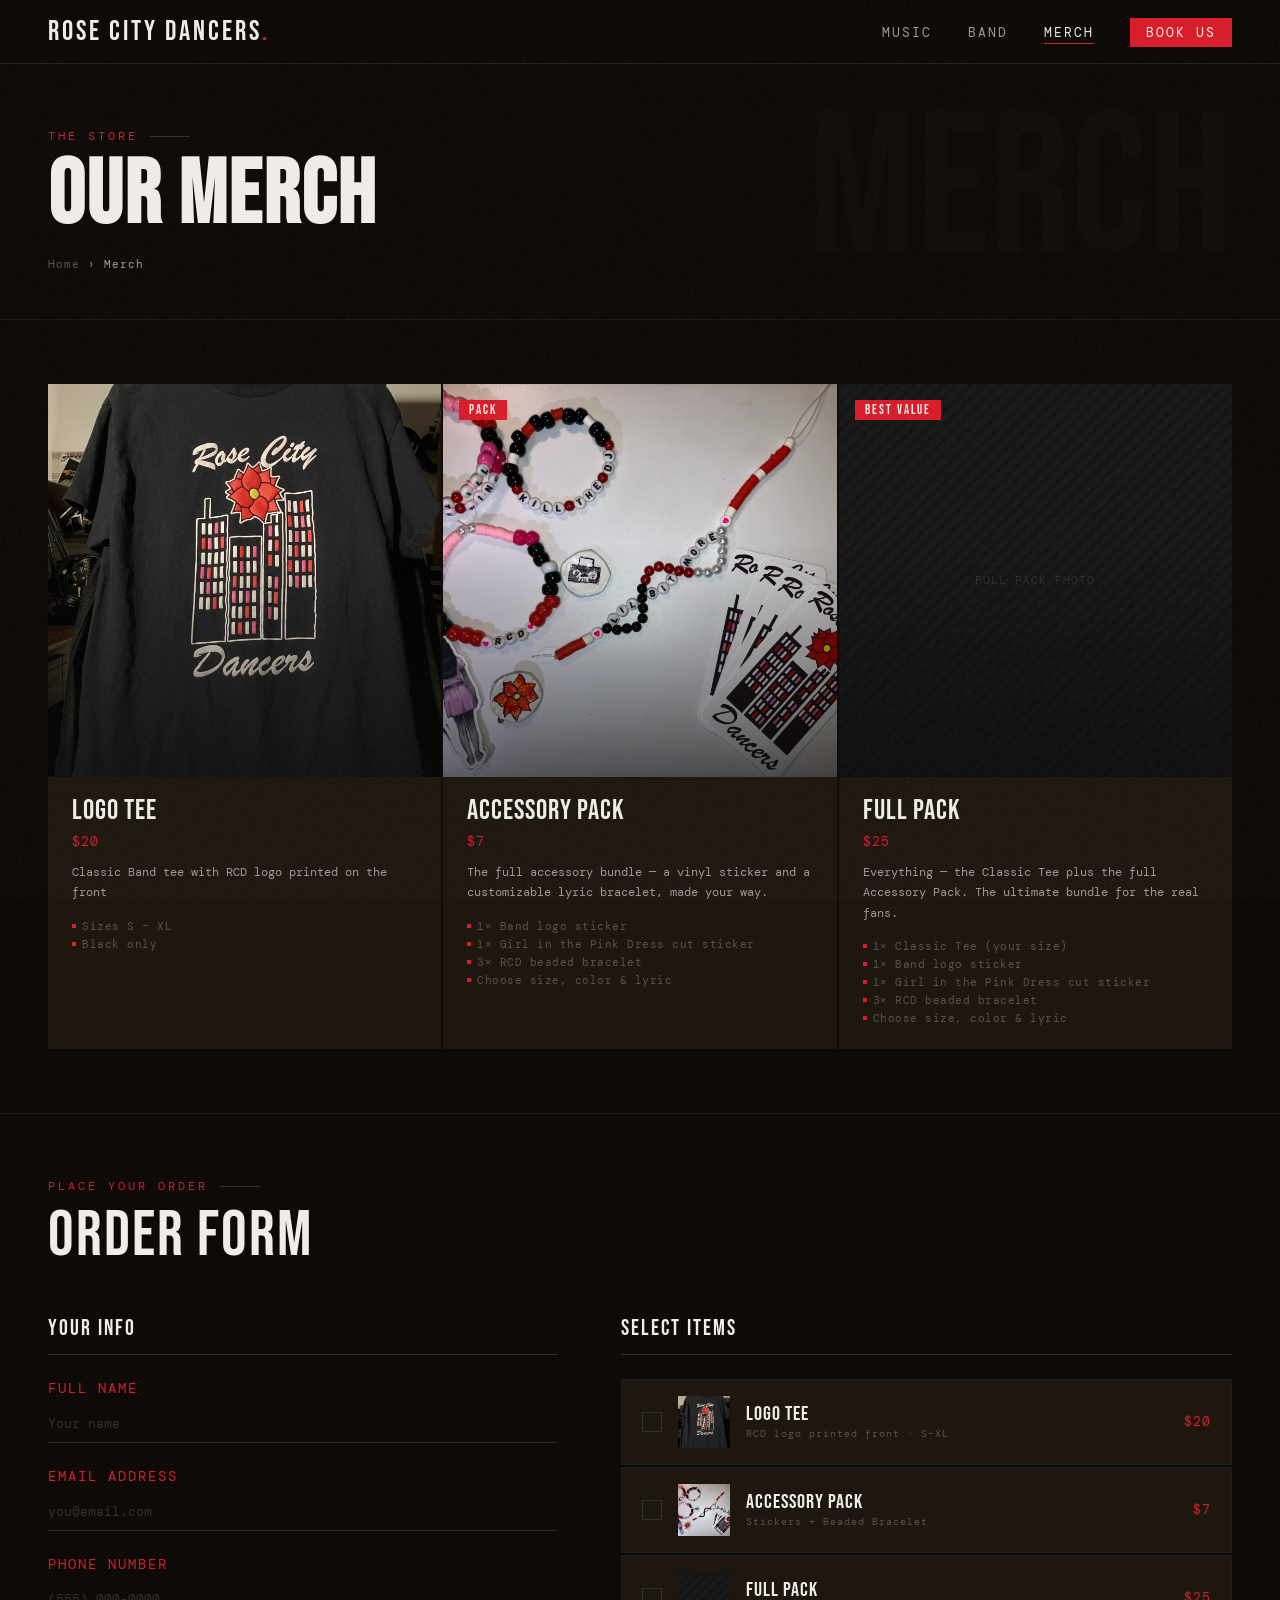
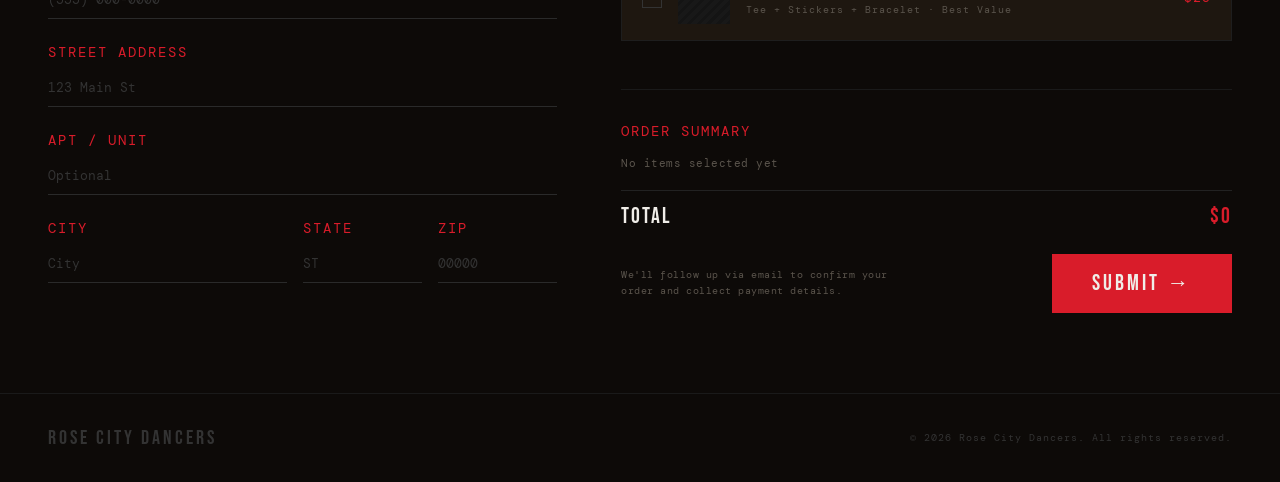
<file: merch.html>
<!DOCTYPE html>
<html lang="en">
<head>
  <meta charset="UTF-8">
  <meta name="viewport" content="width=device-width, initial-scale=1.0">
  <link rel="icon" href="images/RCDIcon.png" type="image/x-icon">
  <title>Merch — Rose City Dancers</title>

  <!-- Same Google Fonts bundle as the home page so the merch page
       inherits the established display/body/hand families and their
       weights are already cached on a returning visitor's browser. -->
  <link href="https://fonts.googleapis.com/css2?family=Bebas+Neue&family=Space+Mono:ital,wght@0,400;0,700;1,400&family=Permanent+Marker&family=Barlow+Condensed:wght@400;500;600&family=DM+Mono:ital,wght@0,400;0,500;1,400&family=Rajdhani:wght@400;500;600&family=Dancing+Script:wght@500;600;700&display=swap" rel="stylesheet">

  <!-- Stylesheets — load order matters:
       1. base (tokens/reset)
       2. layout (nav/footer/section chrome)
       3. per-page components -->
  <link rel="stylesheet" href="css/base.css">
  <link rel="stylesheet" href="css/layout.css">
  <link rel="stylesheet" href="css/merch-page.css">
  <link rel="stylesheet" href="css/merch-order.css">
  <!-- contact.css supplies the toast styles we reuse for the order
       confirmation popup at the bottom of this file. -->
  <link rel="stylesheet" href="css/contact.css">
</head>
<body>

<!-- ========== NAV ==========
     Same structure as index.html so the bar feels continuous as
     visitors move between pages. The "Merch" link gets .active to
     show the persistent red underline. -->
<nav>
  <a href="index.html#hero" class="nav-logo">Rose City Dancers<span>.</span></a>
  <ul class="nav-links">
    <li><a href="index.html#music">Music</a></li>
    <li><a href="index.html#band">Band</a></li>
    <li><a href="merch.html" class="active">Merch</a></li>
    <li><a href="index.html#contact" class="nav-book">Book Us</a></li>
  </ul>
</nav>

<!-- ========== PAGE HEADER ========== -->
<div class="page-header">
  <div class="page-header-label">The Store</div>
  <h1 class="reveal">Our Merch</h1>
  <div class="breadcrumb reveal reveal-delay-1">
    <a href="index.html">Home</a>
    <span>›</span>
    <span>Merch</span>
  </div>
</div>

<!-- ========== PRODUCT CARDS ==========
     Browse-only catalog: photo, price, includes-list. The actual
     selection happens in the order section below. -->
<div class="products-section">
  <div class="products-grid">

    <!-- Classic Tee -->
    <div class="product-card reveal">
      <div class="product-img">
        <img src="images/logoTee.jpeg" alt="Band Logo T-Shirt">
      </div>
      <div class="product-info">
        <div class="product-name">Logo Tee</div>
        <div class="product-price">$20</div>
        <div class="product-desc">
          Classic Band tee with RCD logo printed on the front
        </div>
        <div class="product-includes">
          <div class="product-includes-item">Sizes S – XL</div>
          <div class="product-includes-item">Black only</div>
        </div>
      </div>
    </div>

    <!-- Accessory Pack -->
    <div class="product-card reveal reveal-delay-1">
      <div class="product-badge">Pack</div>
      <div class="product-img">
        <img src="images/accessories.jpeg" alt="Accessory pack">
      </div>
      <div class="product-info">
        <div class="product-name">Accessory Pack</div>
        <div class="product-price">$7</div>
        <div class="product-desc">
          The full accessory bundle — a vinyl sticker and a customizable lyric bracelet, made your way.
        </div>
        <div class="product-includes">
          <div class="product-includes-item">1× Band logo sticker</div>
          <div class="product-includes-item">1× Girl in the Pink Dress cut sticker</div>
          <div class="product-includes-item">3× RCD beaded bracelet</div>
          <div class="product-includes-item">Choose size, color &amp; lyric</div>
        </div>
      </div>
    </div>

    <!-- Full Pack -->
    <div class="product-card reveal reveal-delay-2">
      <div class="product-badge">Best Value</div>
      <div class="product-img">
        <span class="product-img-label">Full Pack Photo</span>
      </div>
      <div class="product-info">
        <div class="product-name">Full Pack</div>
        <div class="product-price">$25</div>
        <div class="product-desc">
          Everything — the Classic Tee plus the full Accessory Pack. The ultimate bundle for the real fans.
        </div>
        <div class="product-includes">
          <div class="product-includes-item">1× Classic Tee (your size)</div>
          <div class="product-includes-item">1× Band logo sticker</div>
          <div class="product-includes-item">1× Girl in the Pink Dress cut sticker</div>
          <div class="product-includes-item">3× RCD beaded bracelet</div>
          <div class="product-includes-item">Choose size, color &amp; lyric</div>
        </div>
      </div>
    </div>

  </div>
</div>

<!-- ========== ORDER FORM ==========
     The whole interactive section is inside a single <form>. js/merch.js
     intercepts the submit, builds a readable order summary, drops it
     into the hidden #order-details textarea, then POSTs everything to
     Formspree as JSON so the visitor stays on this page. -->
<div class="order-section">
  <div class="order-section-label reveal">Place Your Order</div>
  <div class="order-section-title reveal reveal-delay-1">Order Form</div>

  <!-- Dedicated Formspree endpoint for merch orders, separate from
       the booking-inquiry endpoint on the home page. Keeping the two
       split means orders and bookings each get their own monthly
       quota and their own inbox thread. -->
  <form id="order-form"
        class="order-form"
        action="https://formspree.io/f/mqenapwk"
        method="POST">

    <!-- _subject sets the email subject line in your Formspree inbox
         so merch orders are visually distinct from booking inquiries. -->
    <input type="hidden" name="_subject" value="New merch order — Rose City Dancers">

    <!-- order-details is populated by js/merch.js right before submit
         with a human-readable summary of the cart. Formspree shows it
         in the email body so you can see the order at a glance. -->
    <textarea id="order-details" name="order_details" hidden></textarea>

    <div class="order-layout">

      <!-- LEFT: Personal Info -->
      <div class="form-block reveal reveal-delay-1">
        <div class="order-block-title">Your Info</div>

        <div class="form-group">
          <label class="form-label" for="full-name">Full Name</label>
          <input class="form-input" id="full-name" name="name" type="text" placeholder="Your name" required>
        </div>

        <div class="form-group">
          <label class="form-label" for="email">Email Address</label>
          <input class="form-input" id="email" name="email" type="email" placeholder="you@email.com" required>
        </div>

        <div class="form-group">
          <label class="form-label" for="phone">Phone Number</label>
          <input class="form-input" id="phone" name="phone" type="tel" placeholder="(555) 000-0000">
        </div>

        <div class="form-group">
          <label class="form-label" for="street">Street Address</label>
          <input class="form-input" id="street" name="street" type="text" placeholder="123 Main St" required>
        </div>

        <div class="form-group">
          <label class="form-label" for="apt">Apt / Unit</label>
          <input class="form-input" id="apt" name="apt" type="text" placeholder="Optional">
        </div>

        <div class="form-row-3">
          <div class="form-group">
            <label class="form-label" for="city">City</label>
            <input class="form-input" id="city" name="city" type="text" placeholder="City" required>
          </div>
          <div class="form-group">
            <label class="form-label" for="state">State</label>
            <input class="form-input" id="state" name="state" type="text" placeholder="ST" required>
          </div>
          <div class="form-group">
            <label class="form-label" for="zip">ZIP</label>
            <input class="form-input" id="zip" name="zip" type="text" placeholder="00000" required>
          </div>
        </div>
      </div>

      <!-- RIGHT: Item Selector -->
      <div class="items-col reveal reveal-delay-2">
        <div class="order-block-title">Select Items</div>
        <div class="order-items">

          <!-- Each .order-item carries data-item-id; js/merch.js uses it
               as the key for selection state and the PRICES/NAMES maps. -->

          <!-- Logo Tee -->
          <div class="order-item" id="item-tee" data-item-id="tee">
            <div class="order-item-header">
              <div class="order-item-check">
                <svg class="check-icon" width="12" height="12" viewBox="0 0 12 12" fill="none">
                  <polyline points="2,6 5,9 10,3" stroke="white" stroke-width="1.5" fill="none" stroke-linecap="round" stroke-linejoin="round"/>
                </svg>
              </div>
              <div class="order-item-thumb">
                <img src="images/logoTee.jpeg" alt="">
              </div>
              <div class="order-item-meta">
                <div class="order-item-name">Logo Tee</div>
                <div class="order-item-sub">RCD logo printed front · S–XL</div>
              </div>
              <div class="order-item-price">$20</div>
            </div>
            <!-- Tee config: brief description, includes list, then shirt size. -->
            <div class="item-config">
              <p class="item-config-desc">Classic Band tee with RCD logo printed on the front.</p>
              <div class="item-includes">
                <div class="item-includes-item">Sizes S – XL</div>
                <div class="item-includes-item">Black only</div>
              </div>
              <div class="config-section">
                <div class="config-label">Shirt Size</div>
                <div class="size-chips shirt-size">
                  <div class="size-chip"><div class="size-chip-box">S</div></div>
                  <div class="size-chip"><div class="size-chip-box">M</div></div>
                  <div class="size-chip active"><div class="size-chip-box">L</div></div>
                  <div class="size-chip"><div class="size-chip-box">XL</div></div>
                </div>
              </div>
            </div>
          </div>

          <!-- Accessory Pack -->
          <div class="order-item" id="item-acc" data-item-id="acc">
            <div class="order-item-header">
              <div class="order-item-check">
                <svg class="check-icon" width="12" height="12" viewBox="0 0 12 12" fill="none">
                  <polyline points="2,6 5,9 10,3" stroke="white" stroke-width="1.5" fill="none" stroke-linecap="round" stroke-linejoin="round"/>
                </svg>
              </div>
              <div class="order-item-thumb">
                <img src="images/accessories.jpeg" alt="">
              </div>
              <div class="order-item-meta">
                <div class="order-item-name">Accessory Pack</div>
                <div class="order-item-sub">Stickers + Beaded Bracelet</div>
              </div>
              <div class="order-item-price">$7</div>
            </div>
            <div class="item-config">
              <p class="item-config-desc">The full accessory bundle — vinyl stickers and a customizable lyric bracelet, made your way.</p>
              <div class="item-includes">
                <div class="item-includes-item">1× Band logo sticker</div>
                <div class="item-includes-item">1× Girl in the Pink Dress cut sticker</div>
                <div class="item-includes-item">3× RCD beaded bracelet</div>
                <div class="item-includes-item">Choose size, color &amp; lyric</div>
              </div>
              <div class="config-section">
                <div class="config-label">Bracelet Size</div>
                <div class="config-sublabel">Measured by inner diameter</div>
                <div class="size-chips bracelet-size">
                  <div class="size-chip"><div class="size-chip-box">XS</div><div class="size-chip-dim">1.75"</div></div>
                  <div class="size-chip active"><div class="size-chip-box">S</div><div class="size-chip-dim">2.0"</div></div>
                  <div class="size-chip"><div class="size-chip-box">M</div><div class="size-chip-dim">2.25"</div></div>
                  <div class="size-chip"><div class="size-chip-box">L</div><div class="size-chip-dim">2.5"</div></div>
                </div>
              </div>
              <div class="config-section">
                <div class="config-label">Bracelet Color</div>
                <div class="config-sublabel">Select one or more</div>
                <div class="color-chips">
                  <div class="color-chip active">
                    <div class="color-chip-swatch c-red"><span class="color-chip-check">✓</span></div>
                    <span class="color-chip-label">Red</span>
                  </div>
                  <div class="color-chip">
                    <div class="color-chip-swatch c-white"><span class="color-chip-check">✓</span></div>
                    <span class="color-chip-label">White</span>
                  </div>
                  <div class="color-chip">
                    <div class="color-chip-swatch c-black"><span class="color-chip-check">✓</span></div>
                    <span class="color-chip-label">Black</span>
                  </div>
                  <div class="color-chip">
                    <div class="color-chip-swatch c-pink"><span class="color-chip-check">✓</span></div>
                    <span class="color-chip-label">Pink</span>
                  </div>
                </div>
              </div>
              <div class="config-section">
                <div class="config-label">Lyric on Bracelet</div>
                <div class="config-sublabel">Choose a line to stamp into the silicone</div>
                <div class="lyric-select-wrap">
                  <select class="lyric-select">
                    <option value="">— Choose a lyric —</option>
                    <option>Kill the DJ</option>
                    <option>The Otherside</option>
                    <option>I Play for You</option>
                    <option>RCD</option>
                    <option>Rose City Dancers</option>
                    <option>Say I'll be fine</option>
                    <option>Other...</option>
                  </select>
                  <span class="lyric-select-arrow">▾</span>
                </div>
              </div>
            </div>
          </div>

          <!-- Full Pack -->
          <div class="order-item" id="item-full" data-item-id="full">
            <div class="order-item-header">
              <div class="order-item-check">
                <svg class="check-icon" width="12" height="12" viewBox="0 0 12 12" fill="none">
                  <polyline points="2,6 5,9 10,3" stroke="white" stroke-width="1.5" fill="none" stroke-linecap="round" stroke-linejoin="round"/>
                </svg>
              </div>
              <div class="order-item-thumb"></div>
              <div class="order-item-meta">
                <div class="order-item-name">Full Pack</div>
                <div class="order-item-sub">Tee + Stickers + Bracelet · Best Value</div>
              </div>
              <div class="order-item-price">$25</div>
            </div>
            <div class="item-config">
              <p class="item-config-desc">Everything — the Logo Tee plus the full Accessory Pack. The ultimate bundle for the real fans.</p>
              <div class="item-includes">
                <div class="item-includes-item">1× Logo Tee (your size)</div>
                <div class="item-includes-item">1× Band logo sticker</div>
                <div class="item-includes-item">1× Girl in the Pink Dress cut sticker</div>
                <div class="item-includes-item">3× RCD beaded bracelet</div>
                <div class="item-includes-item">Choose size, color &amp; lyric</div>
              </div>
              <div class="config-section">
                <div class="config-label">Shirt Size</div>
                <div class="size-chips shirt-size">
                  <div class="size-chip"><div class="size-chip-box">S</div></div>
                  <div class="size-chip active"><div class="size-chip-box">M</div></div>
                  <div class="size-chip"><div class="size-chip-box">L</div></div>
                  <div class="size-chip"><div class="size-chip-box">XL</div></div>
                </div>
              </div>
              <div class="config-section">
                <div class="config-label">Bracelet Size</div>
                <div class="config-sublabel">Measured by inner diameter</div>
                <div class="size-chips bracelet-size">
                  <div class="size-chip"><div class="size-chip-box">XS</div><div class="size-chip-dim">1.75"</div></div>
                  <div class="size-chip"><div class="size-chip-box">S</div><div class="size-chip-dim">2.0"</div></div>
                  <div class="size-chip active"><div class="size-chip-box">M</div><div class="size-chip-dim">2.25"</div></div>
                  <div class="size-chip"><div class="size-chip-box">L</div><div class="size-chip-dim">2.5"</div></div>
                </div>
              </div>
              <div class="config-section">
                <div class="config-label">Bracelet Color</div>
                <div class="config-sublabel">Select one or more</div>
                <div class="color-chips">
                  <div class="color-chip">
                    <div class="color-chip-swatch c-red"><span class="color-chip-check">✓</span></div>
                    <span class="color-chip-label">Red</span>
                  </div>
                  <div class="color-chip active">
                    <div class="color-chip-swatch c-white"><span class="color-chip-check">✓</span></div>
                    <span class="color-chip-label">White</span>
                  </div>
                  <div class="color-chip">
                    <div class="color-chip-swatch c-black"><span class="color-chip-check">✓</span></div>
                    <span class="color-chip-label">Black</span>
                  </div>
                  <div class="color-chip">
                    <div class="color-chip-swatch c-pink"><span class="color-chip-check">✓</span></div>
                    <span class="color-chip-label">Pink</span>
                  </div>
                </div>
              </div>
              <div class="config-section">
                <div class="config-label">Lyric on Bracelet</div>
                <div class="config-sublabel">Choose a line to stamp into the silicone</div>
                <div class="lyric-select-wrap">
                  <select class="lyric-select">
                    <option value="">— Choose a lyric —</option>
                    <option>Lyric line one goes here</option>
                    <option>Another memorable lyric</option>
                    <option>Your favorite line from the album</option>
                    <option>A chorus lyric example</option>
                    <option>Bridge lyric option here</option>
                  </select>
                  <span class="lyric-select-arrow">▾</span>
                </div>
              </div>
            </div>
          </div>

        </div>

        <!-- ── ORDER SUMMARY ── -->
        <div class="order-summary-wrap">
          <div class="summary-label">Order Summary</div>
          <div class="summary-rows" id="summary-rows">
            <div class="summary-row dim">No items selected yet</div>
          </div>
          <div class="summary-row total">
            <span>Total</span>
            <span class="sum-price" id="summary-total">$0</span>
          </div>
        </div>

        <div class="submit-row">
          <p class="submit-note">We'll follow up via email to confirm your order and collect payment details.</p>
          <button class="submit-btn" type="submit">Submit →</button>
        </div>

      </div>
    </div>
  </form>
</div>

<!-- ========== FOOTER ========== -->
<footer>
  <span class="footer-name">Rose City Dancers</span>
  <span class="footer-copy">&copy; 2026 Rose City Dancers. All rights reserved.</span>
</footer>

<!-- Confirmation toast — same component as the contact form on the
     home page. Reuses the styling from contact.css; merch.js handles
     showing/hiding it on order submit. -->
<div id="order-toast" class="contact-toast" role="status" aria-live="polite"></div>

<!-- main.js drives the .reveal scroll-in animations.
     merch.js handles the order-form interactivity and submission. -->
<script src="js/main.js"></script>
<script src="js/merch.js"></script>

</body>
</html>
</file>
<file: css/base.css>
/* ================================================================
   base.css
   Foundation layer: reset, design tokens, body, global animations.
   Loaded first — every other stylesheet depends on the tokens here.
   ================================================================ */

:root {
  /* Color tokens — black series goes from page bg (darkest) to active
     element bg (lightest). White series goes from primary text (brightest)
     to placeholder/hint text (dimmest). */
  --black: #0d0a08;
  --black-2: #141008;
  --black-3: #1e1710;
  --black-4: #2a2118;     /* Active chips, select bg, hovered surfaces */
  --white: #f0ede8;
  --white-dim: #a09a92;
  --white-dimmer: #5a544c; /* Tertiary text, placeholders, disabled */
  --red: #D91C2A;
  --red-dark: #a01420;

  /* Typography tokens */
  --font-display: 'Bebas Neue', sans-serif;
  --font-body: 'DM Mono', monospace;
  --font-hand: 'Permanent Marker', cursive;

  /* Label sizing tokens (used by section labels + form labels) */
  --label-size: 14px;
  --label-spacing: 2px;
}

*,
*::before,
*::after {
  box-sizing: border-box;
  margin: 0;
  padding: 0;
}

html {
  scroll-behavior: smooth;
}

body {
  background: var(--black);
  color: var(--white);
  font-family: var(--font-body);
  overflow-x: hidden;
}

/* Subtle film-grain noise overlay across the whole page */
body::before {
  content: '';
  position: fixed;
  inset: 0;
  background-image: url("data:image/svg+xml,%3Csvg viewBox='0 0 256 256' xmlns='http://www.w3.org/2000/svg'%3E%3Cfilter id='noise'%3E%3CfeTurbulence type='fractalNoise' baseFrequency='0.9' numOctaves='4' stitchTiles='stitch'/%3E%3C/filter%3E%3Crect width='100%25' height='100%25' filter='url(%23noise)' opacity='1'/%3E%3C/svg%3E");
  opacity: 0.03;
  pointer-events: none;
  z-index: 1000;
}

/* ── SCROLL REVEAL ──
   Elements tagged with .reveal are hidden until JS adds .visible
   (see js/main.js). Delay helpers stagger grouped reveals.

   Tuning the feel:
     • transition duration     → how long each element animates.
                                  Lower = snappier. Sweet spot is
                                  usually 0.3s–0.5s for scroll reveals.
     • translateY distance     → how far the element slides in from.
                                  Smaller = feels lighter and faster.
     • reveal-delay-N values   → how much each sibling lags behind
                                  the previous one. Big gaps make
                                  groups ratchet in one-by-one;
                                  small gaps feel like a tight cascade. */
.reveal {
  opacity: 0;
  transform: translateY(20px);
  transition: opacity 0.4s ease, transform 0.4s ease;
}
.reveal.visible {
  opacity: 1;
  transform: translateY(0);
}
.reveal-delay-1 { transition-delay: 0.05s; }
.reveal-delay-2 { transition-delay: 0.10s; }
.reveal-delay-3 { transition-delay: 0.15s; }
.reveal-delay-4 { transition-delay: 0.20s; }
</file>
<file: css/layout.css>
/* ================================================================
   layout.css
   Page-level chrome that isn't owned by a specific section:
   nav, footer, and shared section containers/labels/titles.
   ================================================================ */

/* ── NAV ── */
nav {
  position: fixed;
  top: 0; left: 0; right: 0;
  z-index: 100;
  display: flex;
  align-items: center;
  justify-content: space-between;
  padding: 0 48px;
  height: 64px;
  background: rgba(13, 10, 8, 0.92);
  backdrop-filter: blur(12px);
  border-bottom: 1px solid #222;
}

.nav-logo {
  font-family: var(--font-display);
  font-size: 28px;
  letter-spacing: 3px;
  color: var(--white);
  text-decoration: none;
}
.nav-logo span { color: var(--red); }

.nav-links {
  display: flex;
  gap: 36px;
  list-style: none;
}
.nav-links a {
  font-family: var(--font-body);
  font-size: 13px;
  letter-spacing: 2px;
  text-transform: uppercase;
  color: var(--white-dim);
  text-decoration: none;
  transition: color 0.2s;
  position: relative;
}
.nav-links a::after {
  content: '';
  position: absolute;
  bottom: -3px; left: 0; right: 0;
  height: 1px;
  background: var(--red);
  transform: scaleX(0);
  transform-origin: left;
  transition: transform 0.2s;
}
.nav-links a:hover { color: var(--white); }
.nav-links a:hover::after { transform: scaleX(1); }
/* .active marks the page the visitor is currently on; we mirror the
   hover styling so the underline stays visible without needing a hover. */
.nav-links a.active { color: var(--white); }
.nav-links a.active::after { transform: scaleX(1); }

.nav-book {
  background: var(--red);
  color: var(--white) !important;
  padding: 6px 16px;
  font-size: 13px !important;
  letter-spacing: 2px;
  transition: background 0.2s !important;
}
.nav-book::after { display: none !important; }
.nav-book:hover { background: var(--red-dark) !important; }

/* ── SECTION BASE ──
   Shared spacing + max-width for any <section>. Section-specific
   files override where needed (e.g. merch uses a full-bleed band). */
section {
  padding: 100px 48px;
  max-width: 1200px;
  margin: 0 auto;
}

.section-label {
  font-family: var(--font-body);
  font-size: var(--label-size);
  letter-spacing: var(--label-spacing);
  text-transform: uppercase;
  color: var(--red);
  display: flex;
  align-items: center;
  gap: 12px;
  margin-bottom: 16px;
}
.section-label::after {
  content: '';
  flex: 1;
  height: 1px;
  background: #222;
  max-width: 60px;
}

.section-title {
  font-family: var(--font-display);
  font-size: clamp(48px, 6vw, 80px);
  letter-spacing: 2px;
  line-height: 0.95;
  color: var(--white);
  margin-bottom: 48px;
}

/* ── FOOTER ── */
footer {
  border-top: 1px solid #1a1a1a;
  padding: 32px 48px;
  display: flex;
  align-items: center;
  justify-content: space-between;
  max-width: 100%;
}
.footer-name {
  font-family: var(--font-display);
  font-size: 20px;
  letter-spacing: 3px;
  color: #333;
}
.footer-copy {
  font-size: 10px;
  color: #333;
  letter-spacing: 1px;
}

/* ── RESPONSIVE ── */
@media (max-width: 900px) {
  nav { padding: 0 20px; }
  .nav-links { gap: 18px; }
  .nav-links a { font-size: 11px; letter-spacing: 1px; }
  section { padding: 80px 24px; }
  footer { padding: 24px; flex-direction: column; gap: 8px; text-align: center; }
}

@media (max-width: 560px) {
  .nav-links { display: none; }
  nav { justify-content: center; }
}
</file>
<file: css/hero.css>
/* ================================================================
   hero.css
   Full-viewport landing section: logo, tagline, streaming links,
   scroll hint. Also owns its own bounce keyframe.
   ================================================================ */

#hero {
  min-height: 100vh;
  display: flex;
  flex-direction: column;
  align-items: center;
  justify-content: center;
  padding: 80px 48px 60px;
  position: relative;
  text-align: center;
  overflow: hidden;
}

.hero-bg-lines {
  position: absolute;
  inset: 0;
  background-image:
    repeating-linear-gradient(0deg, transparent, transparent 79px, #ffffff06 79px, #ffffff06 80px),
    repeating-linear-gradient(90deg, transparent, transparent 79px, #ffffff04 79px, #ffffff04 80px);
  pointer-events: none;
}

.hero-red-bar {
  position: absolute;
  left: 0; top: 0; bottom: 0;
  width: 4px;
  background: var(--red);
}

/* Curved band name — SVG textPath rides along the arc defined in
   the HTML. The <h1> is here for semantics + reveal animation;
   the SVG carries all the visual weight. */
.hero-name {
  width: min(560px, 90vw);
  /* Negative bottom margin pulls the loavgo up so the arc "cups"
     the top of the logo instead of floating above it. */
  margin: 0 auto -24px;
  line-height: 0;
  font-weight: normal; /* override the browser default <h1> bold */
}
.hero-arc {
  display: block;
  width: 100%;
  height: auto;
  overflow: visible;
}
.hero-arc text {
  font-family: 'Dancing Script', cursive;
  font-size: 62px;
  font-weight: 700;
  fill: var(--white);
  letter-spacing: 1px;
}

/* Hero logo — the <img> dictates size; container just constrains max. */
.hero-logo {
  display: flex;
  align-items: center;
  justify-content: center;
  margin-bottom: 32px;
}
.hero-logo img {
  max-width: min(420px, 70vw);
  max-height: 340px;
  width: auto;
  height: auto;
  object-fit: contain;
  display: block;
}

.hero-tagline {
  font-family: var(--font-body);
  font-size: 12px;
  letter-spacing: 4px;
  text-transform: uppercase;
  color: var(--white-dim);
  margin-bottom: 48px;
}
.hero-tagline span {
  color: var(--red);
  margin: 0 10px;
}

/* Streaming-platform buttons (Spotify, YouTube, etc.) */
.stream-links {
  display: flex;
  gap: 12px;
  flex-wrap: wrap;
  justify-content: center;
}

.stream-btn {
  display: flex;
  align-items: center;
  gap: 8px;
  padding: 10px 20px;
  border: 1px solid #333;
  background: transparent;
  color: var(--white-dim);
  font-family: var(--font-body);
  font-size: 11px;
  letter-spacing: 1.5px;
  text-transform: uppercase;
  text-decoration: none;
  cursor: pointer;
  transition: all 0.2s;
  position: relative;
  overflow: hidden;
}
/* Red sweep-in fill on hover */
.stream-btn::before {
  content: '';
  position: absolute;
  inset: 0;
  background: var(--red);
  transform: translateX(-100%);
  transition: transform 0.25s;
  z-index: 0;
}
.stream-btn:hover::before { transform: translateX(0); }
.stream-btn:hover { color: var(--white); border-color: var(--red); }
.stream-btn > * { position: relative; z-index: 1; }

.stream-icon { font-size: 14px; }

/* Subtle "scroll" nudge at the bottom of the hero */
.hero-scroll-hint {
  position: absolute;
  bottom: 32px;
  left: 50%;
  transform: translateX(-50%);
  display: flex;
  flex-direction: column;
  align-items: center;
  gap: 6px;
  color: #333;
  animation: bounce 2s infinite;
}
.hero-scroll-hint span {
  font-size: 10px;
  letter-spacing: 2px;
  text-transform: uppercase;
}

@keyframes bounce {
  0%, 100% { transform: translateX(-50%) translateY(0); }
  50%      { transform: translateX(-50%) translateY(6px); }
}

/* ── RESPONSIVE ── */
@media (max-width: 560px) {
  .hero-tagline { font-size: 10px; letter-spacing: 3px; }
  .stream-btn { padding: 8px 14px; font-size: 10px; }
}
</file>
<file: css/video.css>
/* ================================================================
   video.css
   "Watch" section — 16:9 responsive wrapper for a YouTube embed.
   ================================================================ */

/* The #music section wraps both the video and the album block below.
   The border lives here (rather than album.css) because video is
   first in the DOM — this rule fires before the album block renders. */
#music { border-top: 1px solid #1a1a1a; }

/* 16:9 responsive wrapper — padding-bottom technique.
   The iframe fills it absolutely. */
.video-wrapper {
  position: relative;
  width: 100%;
  padding-bottom: 56.25%;
  background: #0d0d0d;
  border: 1px solid #1e1e1e;
  overflow: hidden;
}

.video-wrapper iframe {
  position: absolute;
  inset: 0;
  width: 100%;
  height: 100%;
  border: none;
}
</file>
<file: css/album.css>
/* ================================================================
   album.css
   "Latest Album" block inside the #music section: square cover art
   on the left, track list with preview buttons on the right.
   Playback logic lives in js/album.js.
   ================================================================ */

.album {
  /* Breathing room between the video above and the album below */
  margin-top: 100px;
}

.album-layout {
  display: grid;
  grid-template-columns: minmax(280px, 1fr) 1.5fr;
  gap: 56px;
  align-items: start;
}

/* ── LEFT: cover art ── */
.album-cover {
  aspect-ratio: 1;
  overflow: hidden;
  background: var(--black-3);
  /* Same diagonal stripe as merch cards so the fallback state
     (before a real cover is dropped in) blends visually. */
  background-image: repeating-linear-gradient(
    -45deg,
    #161616, #161616 4px,
    #1c1c1c 4px, #1c1c1c 10px
  );
  box-shadow: 8px 12px 40px rgba(0, 0, 0, 0.6);
}
.album-cover img {
  width: 100%;
  height: 100%;
  object-fit: cover;
  display: block;
}

/* ── RIGHT: metadata + tracks ── */
.album-info {
  display: flex;
  flex-direction: column;
}

.album-eyebrow {
  font-family: var(--font-body);
  font-size: var(--label-size);
  letter-spacing: var(--label-spacing);
  text-transform: uppercase;
  color: var(--red);
  margin-bottom: 10px;
}
.album-title {
  font-family: var(--font-display);
  font-size: clamp(36px, 4.5vw, 56px);
  letter-spacing: 2px;
  color: var(--white);
  line-height: 1;
  margin-bottom: 32px;
}

/* ── TRACK LIST ── */
.track-list {
  list-style: none;
  padding: 0;
  margin: 0;
}

.track {
  display: grid;
  grid-template-columns: 40px 28px 1fr;
  align-items: center;
  gap: 18px;
  padding: 14px 0;
  border-bottom: 1px solid #222;
}
.track:last-child {
  border-bottom: none;
}

.track-number {
  font-family: var(--font-body);
  font-size: 12px;
  color: var(--white-dim);
  letter-spacing: 1px;
}

.track-title {
  font-family: var(--font-body);
  font-size: 14px;
  color: var(--white);
  letter-spacing: 1px;
}

/* Circular play/stop button — red outline, fills red on hover/play */
.track-play {
  width: 36px;
  height: 36px;
  border: 1px solid var(--red);
  border-radius: 50%;
  background: transparent;
  cursor: pointer;
  display: flex;
  align-items: center;
  justify-content: center;
  padding: 0;
  transition: background 0.2s;
}
.track-play:hover {
  background: var(--red);
}
.track-play svg {
  width: 14px;
  height: 14px;
  fill: var(--white);
}

/* Icon swap driven by .playing on the <li> (toggled from js/album.js).
   Using two child elements + display toggle keeps the DOM static —
   no re-rendering on every play/stop. */
.icon-stop { display: none; }
.track.playing .track-play { background: var(--red); }
.track.playing .icon-play { display: none; }
.track.playing .icon-stop { display: block; }

/* ── RESPONSIVE ── */
@media (max-width: 900px) {
  .album { margin-top: 64px; }
  .album-layout {
    grid-template-columns: 1fr;
    gap: 32px;
  }
  .album-cover {
    max-width: 420px;
    margin: 0 auto;
  }
}
</file>
<file: css/band.css>
/* ================================================================
   band.css
   "The Band" section — polaroid-style member cards with random
   rotations that snap straight on hover.
   ================================================================ */

#band { border-top: 1px solid #1a1a1a; }

/* auto-fit + justify-content: center keeps the grid centered regardless
   of member count (3, 4, 5...). Each card is a fixed 220–260px wide
   slot; rows wrap naturally on narrow viewports. */
.polaroid-grid {
  display: grid;
  grid-template-columns: repeat(auto-fit, minmax(220px, 260px));
  justify-content: center;
  gap: 32px;
  padding: 24px 0;
}

.polaroid-wrap {
  display: flex;
  flex-direction: column;
  align-items: center;
}

.polaroid {
  background: #f0ede8;
  padding: 12px 12px 48px;
  box-shadow:
    4px 6px 24px rgba(0, 0, 0, 0.6),
    0 0 0 1px rgba(255, 255, 255, 0.03);
  cursor: pointer;
  transition:
    transform 0.3s cubic-bezier(0.34, 1.56, 0.64, 1),
    box-shadow 0.3s;
  position: relative;
  text-decoration: none;
  width: 100%;
}

/* Each polaroid gets a slightly different tilt — feels hand-pinned.
   Targets the wrap's nth-child so the rotation applies to the
   polaroid inside each card slot (polaroids aren't siblings). */
.polaroid-wrap:nth-child(1) .polaroid { transform: rotate(-3.2deg); }
.polaroid-wrap:nth-child(2) .polaroid { transform: rotate( 1.8deg); }
.polaroid-wrap:nth-child(3) .polaroid { transform: rotate(-1.4deg); }
.polaroid-wrap:nth-child(4) .polaroid { transform: rotate( 2.6deg); }
.polaroid-wrap:nth-child(5) .polaroid { transform: rotate(-2.1deg); }

/* Snap straight + red outline glow on hover */
.polaroid:hover {
  transform: rotate(0deg) scale(1.04) !important;
  box-shadow:
    8px 16px 40px rgba(0, 0, 0, 0.8),
    0 0 0 2px var(--red);
  z-index: 10;
}

.polaroid-photo {
  width: 100%;
  aspect-ratio: 1;
  background: #c8c4bc;
  background-image: repeating-linear-gradient(
    45deg,
    #bbb, #bbb 3px,
    #c8c4bc 3px, #c8c4bc 9px
  );
  display: flex;
  align-items: center;
  justify-content: center;
  overflow: hidden;
  position: relative;
}
.polaroid-photo img {
  width: 100%;
  height: 100%;
  object-fit: cover;
  display: block;
}
.polaroid-photo-label {
  font-family: var(--font-body);
  font-size: 10px;
  color: #888;
  letter-spacing: 1px;
  position: absolute;
}

/* Handwritten name in the polaroid's white border */
.polaroid-name {
  font-family: var(--font-hand);
  font-size: 22px;
  color: #1a1a1a;
  text-align: center;
  position: absolute;
  bottom: 10px;
  left: 0; right: 0;
  line-height: 1;
}

/* While the polaroids aren't real links, override the inherited
   cursor: pointer so the mouse doesn't lie about clickability.
   This rule only matches when .polaroid is a <div>; once you swap
   them back to <a class="polaroid" href="..."> for the bio pages,
   this selector stops applying and the original cursor: pointer
   from the .polaroid block above takes over again automatically. */
div.polaroid { cursor: default; }

/* Instrument label sits below each polaroid, on the dark bg */
.polaroid-instrument {
  font-family: var(--font-body);
  font-size: 12px;
  color: var(--white-dim);
  letter-spacing: 2px;
  text-transform: uppercase;
  margin-top: 12px;
  text-align: center;
}

/* ── RESPONSIVE ──
   auto-fit handles column wrapping on its own; we only need to
   tighten the gap on narrower viewports. */
@media (max-width: 900px) {
  .polaroid-grid { gap: 24px; }
}
</file>
<file: css/merch.css>
/* ================================================================
   merch.css
   "Merch" section — full-bleed band on --black-2 with a 3-column
   product grid. Uses #merch (a <div>, not <section>) to opt out of
   the shared section max-width and span edge-to-edge.
   ================================================================ */

#merch {
  border-top: 1px solid #1a1a1a;
  max-width: 100%;
  padding: 100px 48px;
  background: var(--black-2);
}

/* Inner container re-establishes the 1200px max-width so the
   content lines up with the rest of the page. */
.merch-inner {
  max-width: 1200px;
  margin: 0 auto;
}

.merch-grid {
  display: grid;
  grid-template-columns: repeat(3, 1fr);
  gap: 2px;
}

.merch-card {
  background: var(--black-3);
  overflow: hidden;
  cursor: pointer;
  position: relative;
  text-decoration: none;
  display: block;
  transition: transform 0.2s;
}
.merch-card:hover {
  z-index: 2;
  transform: scale(1.02);
}

.merch-img {
  width: 100%;
  aspect-ratio: 1;
  background: #181818;
  background-image: repeating-linear-gradient(
    -45deg,
    #161616, #161616 4px,
    #1c1c1c 4px, #1c1c1c 10px
  );
  display: flex;
  align-items: center;
  justify-content: center;
  position: relative;
  overflow: hidden;
}
/* Product photo fills the square box and crops to cover.
   The container's aspect-ratio: 1 keeps every card uniform. */
.merch-img img {
  width: 100%;
  height: 100%;
  object-fit: cover;
  display: block;
}

.merch-img-label {
  font-family: var(--font-body);
  font-size: 10px;
  color: #333;
  letter-spacing: 1px;
}
/* Bottom fade so text below feels grounded to the photo */
.merch-img::after {
  content: '';
  position: absolute;
  inset: 0;
  background: linear-gradient(
    to top,
    rgba(10, 10, 10, 0.5) 0%,
    transparent 50%
  );
}

.merch-info {
  padding: 16px 20px;
  display: flex;
  justify-content: space-between;
  align-items: center;
  border-top: 1px solid #222;
}
.merch-name {
  font-family: var(--font-display);
  font-size: 22px;
  letter-spacing: 1px;
  color: var(--white);
}
.merch-price {
  font-family: var(--font-body);
  font-size: 14px;
  color: var(--red);
  letter-spacing: 1px;
}
.merch-cta {
  font-family: var(--font-body);
  font-size: 11px;
  letter-spacing: 2px;
  text-transform: uppercase;
  color: var(--white-dim);
  transition: color 0.2s;
}
.merch-card:hover .merch-cta { color: var(--red); }

/* ── RESPONSIVE ── */
@media (max-width: 900px) {
  #merch { padding: 80px 24px; }
  .merch-grid { grid-template-columns: 1fr; }
}
</file>
<file: css/contact.css>
/* ================================================================
   contact.css
   "Book Us" section — two-column layout (blurb + booking details
   on the left, underline-style form on the right).
   ================================================================ */

#contact { border-top: 1px solid #1a1a1a; }

.contact-layout {
  display: grid;
  grid-template-columns: 1fr 1.4fr;
  gap: 80px;
  align-items: start;
}

/* ── LEFT COLUMN: blurb + booking/press/based-in details ── */
.contact-blurb {
  font-family: var(--font-body);
  font-size: 13px;
  line-height: 1.8;
  color: var(--white-dim);
  margin-bottom: 32px;
}

.contact-detail {
  display: flex;
  flex-direction: column;
  gap: 12px;
}
.contact-detail-item {
  display: flex;
  flex-direction: column;
  gap: 2px;
}
.contact-detail-label {
  font-size: var(--label-size);
  letter-spacing: var(--label-spacing);
  text-transform: uppercase;
  color: var(--red);
}
.contact-detail-value {
  font-size: 13px;
  color: var(--white-dim);
}

/* ── RIGHT COLUMN: booking form ── */
.form-group {
  margin-bottom: 20px;
}
.form-label {
  display: block;
  font-size: var(--label-size);
  letter-spacing: var(--label-spacing);
  text-transform: uppercase;
  color: var(--red);
  margin-bottom: 8px;
}
/* Transparent inputs with an underline that reddens on focus */
.form-input {
  width: 100%;
  background: transparent;
  border: none;
  border-bottom: 1px solid #333;
  padding: 10px 0;
  color: var(--white);
  font-family: var(--font-body);
  font-size: 13px;
  outline: none;
  transition: border-color 0.2s;
}
.form-input::placeholder { color: #333; }
.form-input:focus { border-color: var(--red); }

.form-row {
  display: grid;
  grid-template-columns: 1fr 1fr;
  gap: 24px;
}

textarea.form-input {
  resize: none;
  height: 100px;
  margin-top: 4px;
}

.form-submit {
  background: var(--red);
  color: var(--white);
  border: none;
  padding: 16px 40px;
  font-family: var(--font-display);
  font-size: 20px;
  letter-spacing: 3px;
  cursor: pointer;
  transition: background 0.2s, transform 0.1s;
  margin-top: 8px;
  display: inline-block;
}
.form-submit:hover { background: var(--red-dark); }
.form-submit:active { transform: scale(0.98); }

/* ── RESPONSIVE ── */
@media (max-width: 900px) {
  .contact-layout { grid-template-columns: 1fr; gap: 48px; }
  .form-row { grid-template-columns: 1fr; gap: 0; }
}

/* ── CONFIRMATION TOAST ──
   Fixed-position popup that slides up from the bottom when the form
   is submitted. Hidden by default; js/contact.js adds .visible.
   z-index sits above the noise overlay (which is at 1000 in base.css). */
.contact-toast {
  position: fixed;
  bottom: 32px;
  left: 50%;
  transform: translateX(-50%) translateY(20px);
  background: var(--black-3);
  color: var(--white);
  padding: 16px 28px;
  border: 1px solid var(--red);
  font-family: var(--font-body);
  font-size: 12px;
  letter-spacing: 1.5px;
  text-transform: uppercase;
  opacity: 0;
  pointer-events: none;
  transition: opacity 0.3s ease, transform 0.3s ease;
  z-index: 1100;
  max-width: calc(100% - 32px);
  text-align: center;
}
.contact-toast.visible {
  opacity: 1;
  transform: translateX(-50%) translateY(0);
}
/* Error variant — js sets data-type="error" when Formspree rejects the submission. */
.contact-toast[data-type="error"] {
  border-color: var(--white-dim);
  color: var(--white-dim);
}
</file>
<file: css/merch-page.css>
/* ================================================================
   merch-page.css
   Top half of the merch page: the title block (with the giant ghost
   "MERCH" watermark) and the three product cards underneath.
   The interactive order form below this lives in merch-order.css.
   ================================================================ */

/* ── PAGE HEADER ──
   Big section title with a faint oversized "MERCH" word echoing
   behind it on the right. Pure decorative — we use a ::before with
   a near-transparent fill so it reads as texture, not content. */
.page-header {
  padding: 64px 48px 48px;
  border-bottom: 1px solid #1a1a1a;
  position: relative;
  overflow: hidden;
  /* Push down so the fixed nav (height 64px) doesn't clip the top. */
  margin-top: 64px;
}
.page-header::before {
  content: 'MERCH';
  position: absolute;
  right: 48px;
  top: 50%;
  transform: translateY(-50%);
  font-family: var(--font-display);
  font-size: 200px;
  color: #ffffff04;          /* Near-invisible — just a hint of texture */
  line-height: 1;
  pointer-events: none;
  user-select: none;
}

/* Small red eyebrow label with a hairline trailing into empty space.
   Same construction pattern as .section-label in layout.css, but with
   slightly different sizing so it pairs with the bigger H1. */
.page-header-label {
  font-size: 12px;
  letter-spacing: 3px;
  text-transform: uppercase;
  color: var(--red);
  margin-bottom: 12px;
  display: flex;
  align-items: center;
  gap: 12px;
}
.page-header-label::after {
  content: '';
  width: 40px;
  height: 1px;
  background: #333;
}

.page-header h1 {
  font-family: var(--font-display);
  font-size: clamp(52px, 7vw, 96px);
  letter-spacing: 2px;
  line-height: 0.9;
  color: var(--white);
}

/* "Home › Merch" trail. Home links back to the index page. */
.breadcrumb {
  display: flex;
  align-items: center;
  gap: 8px;
  margin-top: 20px;
  font-size: 11px;
  letter-spacing: 1px;
  color: var(--white-dimmer);
}
.breadcrumb a {
  color: var(--white-dimmer);
  text-decoration: none;
  transition: color 0.2s;
}
.breadcrumb a:hover { color: var(--red); }
.breadcrumb span { color: var(--white-dim); }

/* ── PRODUCT CARDS ──
   Three side-by-side detail cards. The 2px gap is intentional — it
   reads as a hairline industrial seam between cards rather than
   white-space "padding," which fits the brutalist tone. */
.products-section {
  padding: 64px 48px;
  border-bottom: 1px solid #1a1a1a;
}

.products-grid {
  display: grid;
  grid-template-columns: repeat(3, 1fr);
  gap: 2px;
}

.product-card {
  background: var(--black-3);
  display: flex;
  flex-direction: column;
  position: relative;
  transition: transform 0.2s;
  cursor: default;             /* Cards aren't links yet — no false signal */
}
/* Subtle lift on hover. z-index keeps the lifted card above its
   neighbors (otherwise the 2px gap "swallows" the lift visually). */
.product-card:hover {
  z-index: 2;
  transform: translateY(-3px);
}

/* Optional badge (e.g. "Pack", "Best Value") in the top-left corner. */
.product-badge {
  position: absolute;
  top: 16px;
  left: 16px;
  background: var(--red);
  color: var(--white);
  font-family: var(--font-display);
  font-size: 13px;
  letter-spacing: 2px;
  padding: 2px 10px;
  z-index: 2;
}

/* ── Photo area ──
   Square box with a diagonal hatch fallback for when no <img> is
   present. When you drop a real <img> in, it fills the square
   via object-fit and the hatch disappears beneath it. */
.product-img {
  width: 100%;
  aspect-ratio: 1;
  background: #161616;
  background-image: repeating-linear-gradient(
    -45deg, #141414, #141414 4px, #181818 4px, #181818 10px
  );
  display: flex;
  align-items: center;
  justify-content: center;
  position: relative;
  overflow: hidden;
}
.product-img img {
  width: 100%;
  height: 100%;
  object-fit: cover;
  display: block;
}
.product-img-label {
  font-size: 11px;
  color: #333;
  letter-spacing: 1px;
  text-transform: uppercase;
}
/* Bottom fade so the info block below feels grounded in the photo. */
.product-img::after {
  content: '';
  position: absolute;
  inset: 0;
  background: linear-gradient(to top, rgba(10, 10, 10, 0.6) 0%, transparent 60%);
  pointer-events: none;
}

/* ── Info area below the photo ── */
.product-info {
  padding: 20px 24px 24px;
  display: flex;
  flex-direction: column;
  gap: 8px;
  flex: 1;
}
.product-name {
  font-family: var(--font-display);
  font-size: 28px;
  letter-spacing: 1px;
  color: var(--white);
  line-height: 1;
}
.product-price {
  font-size: 13px;
  color: var(--red);
  letter-spacing: 1px;
}
.product-desc {
  font-size: 12px;
  line-height: 1.7;
  color: var(--white-dim);
  margin-top: 4px;
}

/* ── "Includes" bullet list ──
   Each item is prefixed by a 4px red square. Built from a ::before
   so the markup stays minimal — no extra <span> per bullet. */
.product-includes {
  margin-top: 8px;
  display: flex;
  flex-direction: column;
  gap: 4px;
}
.product-includes-item {
  font-size: 11px;
  color: var(--white-dimmer);
  letter-spacing: 0.5px;
  display: flex;
  align-items: center;
  gap: 6px;
}
.product-includes-item::before {
  content: '';
  width: 4px;
  height: 4px;
  background: var(--red);
  flex-shrink: 0;
}

/* ── RESPONSIVE ── */
@media (max-width: 900px) {
  .page-header { padding: 40px 24px 32px; }
  .page-header::before { font-size: 130px; right: 16px; }
  .products-section { padding: 40px 24px; }
  .products-grid { grid-template-columns: 1fr; }
}
</file>
<file: css/merch-order.css>
/* ================================================================
   merch-order.css
   The interactive "Order Form" section beneath the product cards.
   Two columns: visitor details on the left, item picker + bracelet
   configurator + summary on the right.

   Why this is a separate stylesheet from merch-page.css:
     The catalog and the order form are visually different layers
     (browse vs. configure) and almost certainly evolve at different
     speeds. Keeping them in separate files means changes to the
     catalog's product cards never require scrolling past 200 lines
     of configurator state styling, and vice versa.
   ================================================================ */

.order-section {
  padding: 64px 48px 80px;
}

/* The eyebrow + title pair at the top of the section.
   Mirrors .page-header-label / page-header h1, but slightly smaller
   so the merch page reads "MERCH > order form" hierarchically rather
   than as two equally-weighted titles. */
.order-section-label {
  font-size: 12px;
  letter-spacing: 3px;
  text-transform: uppercase;
  color: var(--red);
  margin-bottom: 12px;
  display: flex;
  align-items: center;
  gap: 12px;
}
.order-section-label::after {
  content: '';
  width: 40px;
  height: 1px;
  background: #333;
}
.order-section-title {
  font-family: var(--font-display);
  font-size: clamp(40px, 5vw, 64px);
  letter-spacing: 2px;
  color: var(--white);
  margin-bottom: 48px;
  line-height: 0.95;
}

/* Left: personal info.  Right: item picker + summary.
   1fr / 1.2fr biases toward the right column because that side is
   where most of the action (and visual weight) is. */
.order-layout {
  display: grid;
  grid-template-columns: 1fr 1.2fr;
  gap: 64px;
  align-items: start;
}

/* ── COLUMN HEADERS ──
   Both "Your Info" and "Select Items" use this same pattern: a
   Bebas Neue label with a hairline rule under it. Same styling for
   both, so they read as paired column titles. */
.order-block-title {
  font-family: var(--font-display);
  font-size: 22px;
  letter-spacing: 2px;
  color: var(--white);
  padding-bottom: 12px;
  border-bottom: 1px solid #333;
  margin-bottom: 24px;
}

/* ── FORM FIELDS (LEFT COLUMN) ──
   Underline-only inputs. Labels use the same --label-size /
   --label-spacing tokens as the contact form on the home page so
   the two forms feel visually unified across the site. */
.order-form .form-group {
  margin-bottom: 24px;
  position: relative;
}
.order-form .form-label {
  display: block;
  font-family: var(--font-body);
  font-size: var(--label-size);
  letter-spacing: var(--label-spacing);
  text-transform: uppercase;
  color: var(--red);
  margin-bottom: 8px;
}
.order-form .form-input {
  width: 100%;
  background: transparent;
  border: none;
  border-bottom: 1px solid #2a2a2a;
  padding: 10px 0;
  color: var(--white);
  font-family: var(--font-body);
  font-size: 13px;
  outline: none;
  transition: border-color 0.2s;
}
.order-form .form-input::placeholder { color: #333; }
.order-form .form-input:focus { border-color: var(--red); }

/* Two-up and three-up rows for paired fields (e.g. City / State / ZIP). */
.form-row { display: grid; grid-template-columns: 1fr 1fr; gap: 24px; }
.form-row-3 { display: grid; grid-template-columns: 2fr 1fr 1fr; gap: 16px; }

/* ── ITEM SELECTOR (RIGHT COLUMN) ──
   Stack of cards, each one toggleable. Selection is communicated by
   a 3px red bar that scales in from the bottom on the left edge
   (matches the brutalist "rule" motif used elsewhere). */
.items-col { display: flex; flex-direction: column; }

.order-items {
  display: flex;
  flex-direction: column;
  gap: 2px;            /* hairline seam between rows, not a gutter */
}

.order-item {
  border: 1px solid #1e1e1e;
  background: var(--black-3);
  cursor: pointer;
  transition: border-color 0.2s, background 0.2s;
  position: relative;
  overflow: hidden;
}
.order-item::before {
  content: '';
  position: absolute;
  left: 0;
  top: 0;
  bottom: 0;
  width: 3px;
  background: var(--red);
  transform: scaleY(0);
  transform-origin: bottom;
  transition: transform 0.2s;
}
.order-item.selected {
  border-color: #333;
  background: #1e1e1e;
}
.order-item.selected::before { transform: scaleY(1); }

.order-item-header {
  display: flex;
  align-items: center;
  gap: 16px;
  padding: 16px 20px;
}

/* Square checkbox + thumbnail + meta + price, in that order. */
.order-item-check {
  width: 20px;
  height: 20px;
  border: 1.5px solid #333;
  flex-shrink: 0;
  display: flex;
  align-items: center;
  justify-content: center;
  transition: border-color 0.2s, background 0.2s;
}
.order-item.selected .order-item-check {
  border-color: var(--red);
  background: var(--red);
}
.check-icon { display: none; }
.order-item.selected .check-icon { display: block; }

/* The diagonal hatch is a fallback that shows through when no <img>
   is dropped inside (e.g. Full Pack — no photo yet). When an <img>
   is present it covers the hatch entirely via the rule below. */
.order-item-thumb {
  width: 52px;
  height: 52px;
  background: #161616;
  background-image: repeating-linear-gradient(
    -45deg, #141414, #141414 3px, #181818 3px, #181818 7px
  );
  flex-shrink: 0;
  overflow: hidden;
}
.order-item-thumb img {
  width: 100%;
  height: 100%;
  object-fit: cover;
  display: block;
}

.order-item-meta { flex: 1; }
.order-item-name {
  font-family: var(--font-display);
  font-size: 20px;
  letter-spacing: 1px;
  color: var(--white);
  line-height: 1;
}
.order-item-sub {
  font-size: 10px;
  color: var(--white-dimmer);
  letter-spacing: 1px;
  margin-top: 3px;
}

.order-item-price {
  font-size: 13px;
  color: var(--red);
  letter-spacing: 1px;
  flex-shrink: 0;
}

/* ── BRACELET / SHIRT CONFIGURATOR ──
   Reveals when its parent .order-item is .selected. Padded so it
   visually steps inside the row's content area (aligning with the
   thumbnail rather than the card edge). */
.item-config {
  display: none;
  padding: 0 20px 20px 56px;
  border-top: 1px solid #1e1e1e;
  flex-direction: column;
  gap: 20px;
}
.order-item.selected .item-config { display: flex; }

/* Short description shown at the top of each expanded configurator
   panel, mirroring the product-card text so visitors see what they're
   buying alongside the size/color/lyric pickers. */
.item-config-desc {
  font-family: var(--font-body);
  font-size: 12px;
  line-height: 1.7;
  color: var(--white-dim);
  margin-bottom: 4px;
}

/* Bulleted list of what's in the bundle. Visually identical to the
   .product-includes list in merch-page.css — same red square bullets,
   same dim text — so the bundle contents feel consistent across
   the catalog and the configurator. */
.item-includes {
  display: flex;
  flex-direction: column;
  gap: 4px;
}
.item-includes-item {
  font-family: var(--font-body);
  font-size: 11px;
  color: var(--white-dimmer);
  letter-spacing: 0.5px;
  display: flex;
  align-items: center;
  gap: 6px;
}
.item-includes-item::before {
  content: '';
  width: 4px;
  height: 4px;
  background: var(--red);
  flex-shrink: 0;
}

.config-section {
  display: flex;
  flex-direction: column;
  gap: 10px;
}
.config-label {
  font-family: var(--font-body);
  font-size: var(--label-size);
  letter-spacing: var(--label-spacing);
  text-transform: uppercase;
  color: var(--red);
}
.config-sublabel {
  font-size: 11px;
  color: var(--white-dimmer);
  letter-spacing: 0.5px;
  margin-top: -6px;
}

/* ── Size chips (single-select within a group) ── */
.size-chips {
  display: flex;
  gap: 8px;
  flex-wrap: wrap;
}
.size-chip {
  display: flex;
  flex-direction: column;
  align-items: center;
  gap: 2px;
  cursor: pointer;
}
.size-chip-box {
  border: 1px solid #333;
  padding: 5px 14px;
  font-size: 12px;
  color: var(--white-dim);
  transition: all 0.15s;
  letter-spacing: 1px;
}
.size-chip.active .size-chip-box {
  border-color: var(--white);
  color: var(--white);
  background: var(--black-4);
}
.size-chip-dim {
  font-size: 9px;
  color: var(--white-dimmer);
  letter-spacing: 0.5px;
}

/* ── Color chips (multi-select) ──
   Each chip is a colored circle with an optional checkmark in the
   middle. .active toggles the white ring, scale, and check visibility. */
.color-chips {
  display: flex;
  gap: 10px;
  flex-wrap: wrap;
}
.color-chip {
  display: flex;
  flex-direction: column;
  align-items: center;
  gap: 5px;
  cursor: pointer;
  position: relative;
}
.color-chip-swatch {
  width: 28px;
  height: 28px;
  border-radius: 50%;
  border: 2px solid transparent;
  transition: border-color 0.15s, transform 0.15s;
  position: relative;
}
.color-chip.active .color-chip-swatch {
  border-color: var(--white);
  transform: scale(1.12);
}
/* Per-color swatch backgrounds. The white and black swatches need
   a baseline border in their unselected state because they'd be
   nearly invisible against the #1e1e1e card otherwise. */
.color-chip-swatch.c-red { background: #C0392B; }
.color-chip-swatch.c-white {
  background: #f0ede8;
  border-color: #333 !important;
}
.color-chip.active .color-chip-swatch.c-white { border-color: var(--white) !important; }
.color-chip-swatch.c-black {
  background: #1a1a1a;
  border-color: #444;
}
.color-chip.active .color-chip-swatch.c-black { border-color: var(--white) !important; }
.color-chip-swatch.c-pink { background: #E8A0B0; }

.color-chip-label {
  font-size: 10px;
  color: var(--white-dimmer);
  letter-spacing: 0.5px;
}
.color-chip.active .color-chip-label { color: var(--white-dim); }

.color-chip-check {
  position: absolute;
  top: 50%;
  left: 50%;
  transform: translate(-50%, -50%);
  font-size: 12px;
  color: var(--black);
  display: none;
  line-height: 1;
}
.color-chip.active .color-chip-check { display: block; }

/* ── Lyric dropdown ──
   A native <select> styled to match the form's flat aesthetic.
   appearance:none kills the OS dropdown chrome, and we paint our
   own red caret on top via .lyric-select-arrow. */
.lyric-select-wrap { position: relative; }
.lyric-select {
  width: 100%;
  background: var(--black-4);
  border: 1px solid #2a2a2a;
  border-bottom: 1px solid #333;
  color: var(--white);
  font-family: var(--font-body);
  font-size: 12px;
  padding: 10px 36px 10px 14px;
  outline: none;
  appearance: none;
  cursor: pointer;
  transition: border-color 0.2s;
  letter-spacing: 0.5px;
}
.lyric-select:focus { border-color: var(--red); }
/* Some browsers don't inherit font-family into <option>; set it
   explicitly so the dropdown options match the rest of the form. */
.lyric-select option {
  background: var(--black-3);
  font-family: var(--font-body);
}
.lyric-select-arrow {
  position: absolute;
  right: 12px;
  top: 50%;
  transform: translateY(-50%);
  color: var(--red);
  font-size: 10px;
  pointer-events: none;
}

/* ── ORDER SUMMARY ──
   Lives inside the right column under the item list, separated by
   a hairline rule. Rows are populated dynamically by js/merch.js. */
.order-summary-wrap {
  margin-top: 48px;
  border-top: 1px solid #1a1a1a;
  padding-top: 32px;
}
.summary-label {
  font-family: var(--font-body);
  font-size: var(--label-size);
  letter-spacing: var(--label-spacing);
  text-transform: uppercase;
  color: var(--red);
  margin-bottom: 16px;
}
.summary-rows {
  display: flex;
  flex-direction: column;
  gap: 10px;
  margin-bottom: 20px;
}
.summary-row {
  display: flex;
  justify-content: space-between;
  align-items: center;
  font-size: 12px;
  color: var(--white-dim);
  letter-spacing: 0.5px;
}
.summary-row.total {
  font-family: var(--font-display);
  font-size: 22px;
  letter-spacing: 2px;
  color: var(--white);
  border-top: 1px solid #222;
  padding-top: 12px;
  margin-top: 4px;
}
.summary-row .sum-price { color: var(--red); }
.summary-row.dim {
  color: var(--white-dimmer);
  font-size: 11px;
}

/* ── Submit row ── */
.submit-row {
  display: flex;
  align-items: center;
  justify-content: space-between;
  gap: 16px;
  margin-top: 24px;
}
.submit-note {
  font-size: 10px;
  color: var(--white-dimmer);
  letter-spacing: 0.5px;
  line-height: 1.6;
  max-width: 280px;
}
.submit-btn {
  background: var(--red);
  color: var(--white);
  border: none;
  padding: 16px 40px;
  font-family: var(--font-display);
  font-size: 22px;
  letter-spacing: 3px;
  cursor: pointer;
  transition: background 0.2s, transform 0.1s;
  white-space: nowrap;
  flex-shrink: 0;
}
.submit-btn:hover { background: var(--red-dark); }
.submit-btn:active { transform: scale(0.98); }
.submit-btn:disabled {
  background: #333;
  cursor: not-allowed;
}

/* ── RESPONSIVE ──
   On narrow screens the two columns collapse into a vertical stack.
   The 3-up city/state/zip row also collapses to two columns then
   one, which is enough — three side-by-side text inputs become
   illegible below ~480px. */
@media (max-width: 900px) {
  .order-section { padding: 48px 24px 64px; }
  .order-layout { grid-template-columns: 1fr; gap: 48px; }
}
@media (max-width: 560px) {
  .form-row { grid-template-columns: 1fr; gap: 0; }
  .form-row-3 { grid-template-columns: 1fr 1fr; gap: 12px; }
  .submit-row { flex-direction: column; align-items: stretch; }
  .submit-btn { width: 100%; }
  .item-config { padding-left: 20px; }
}
</file>
